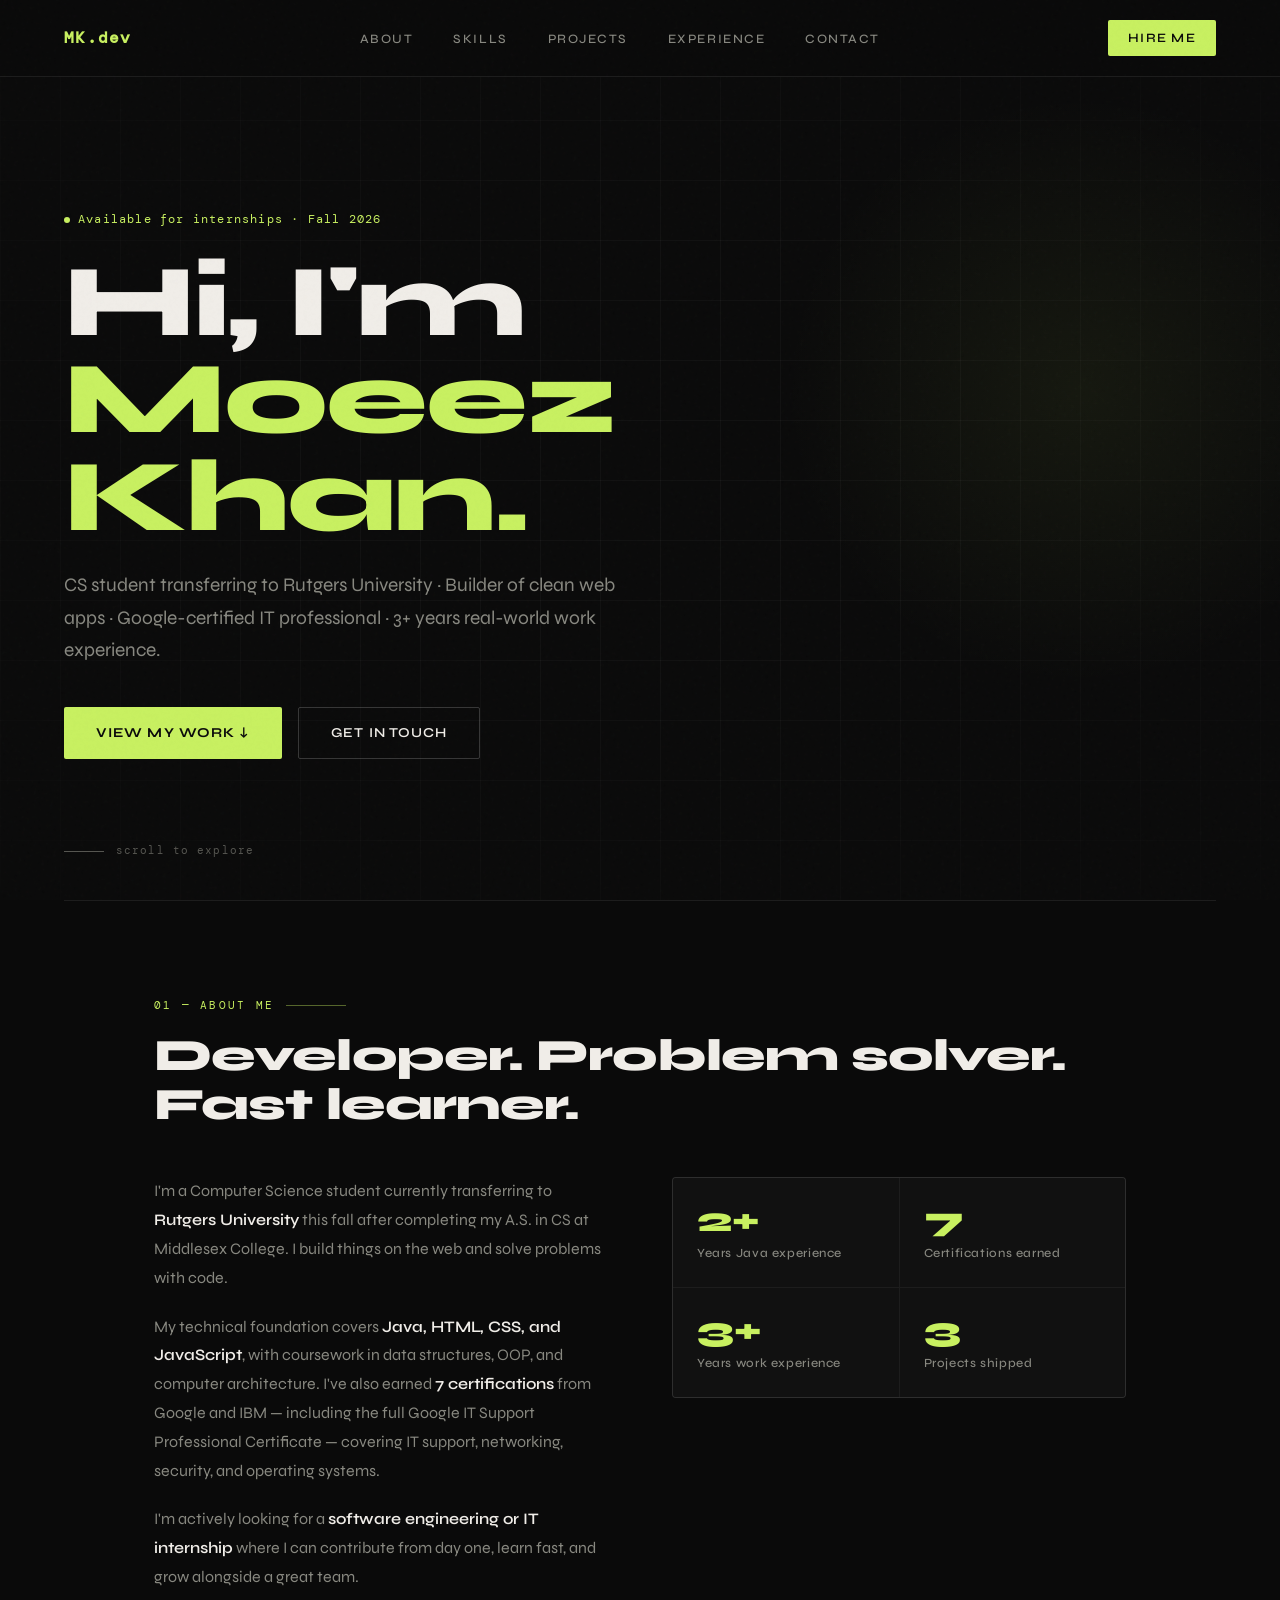
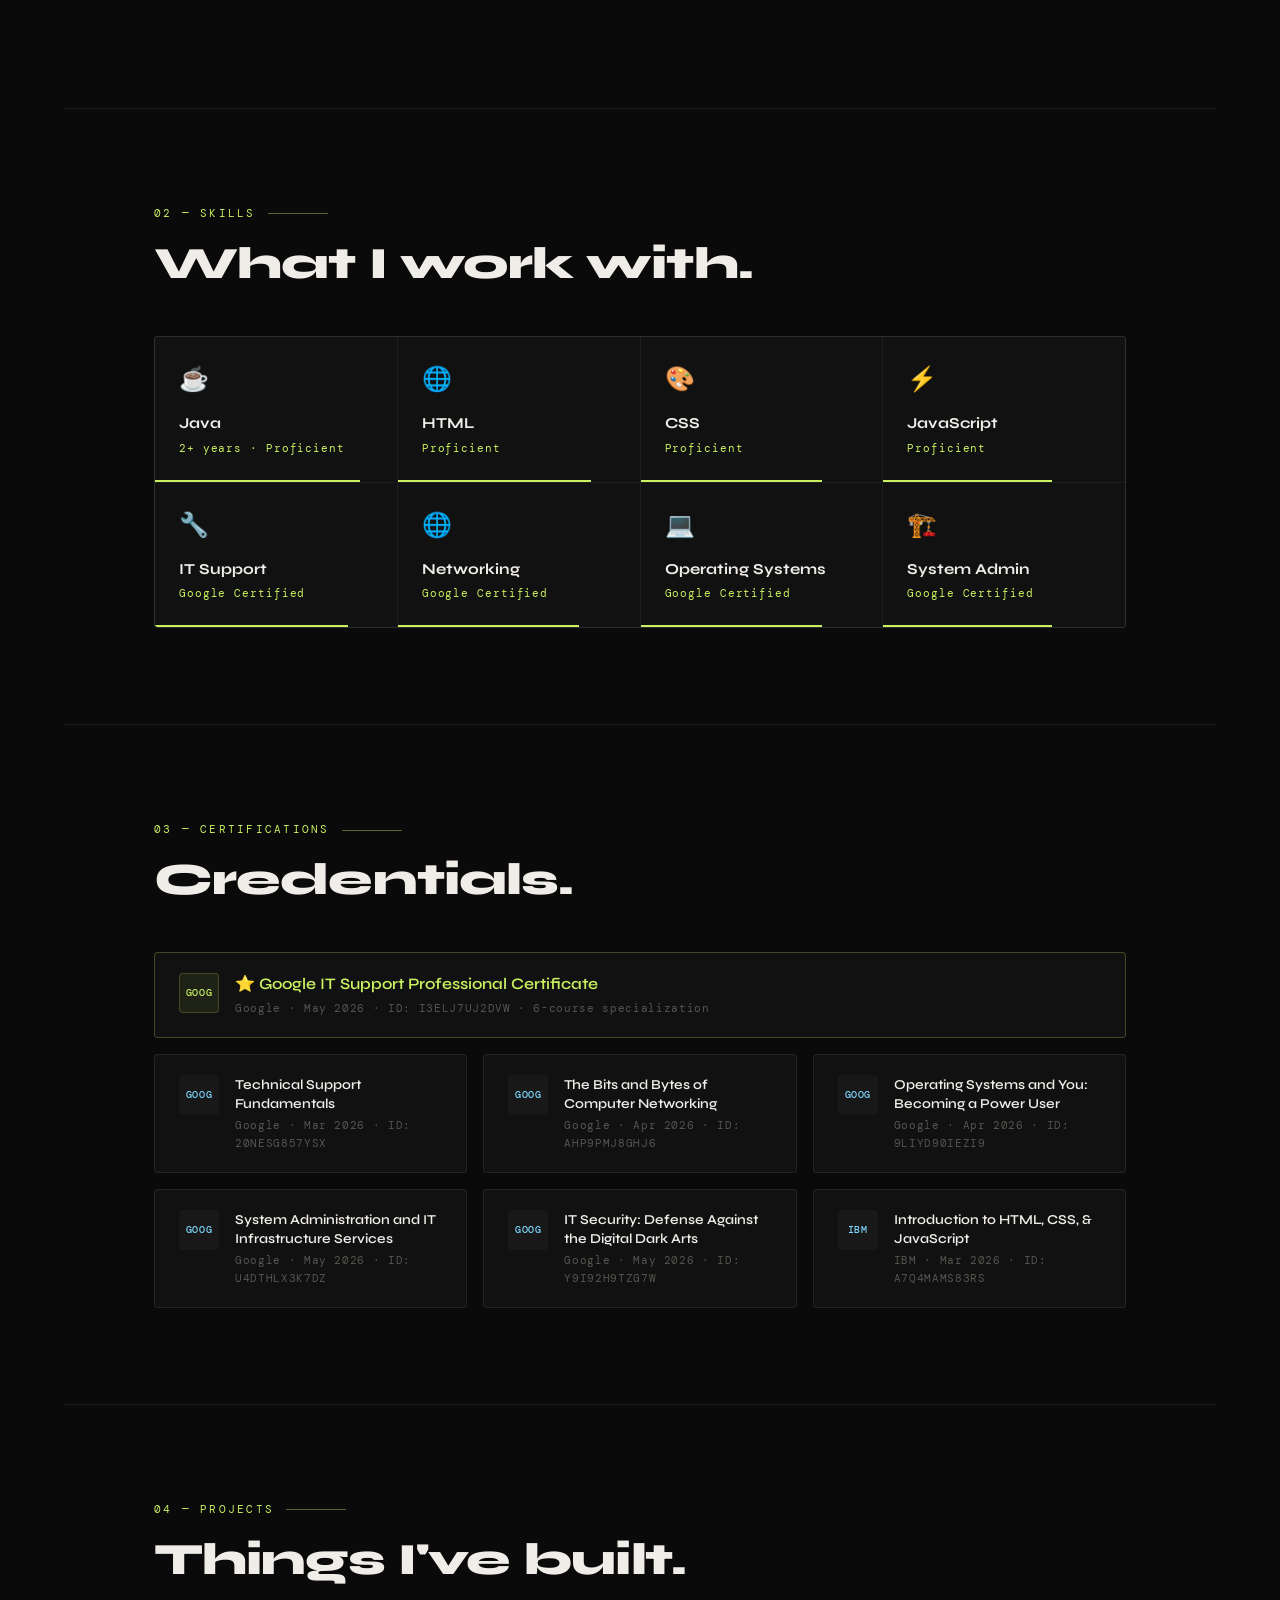
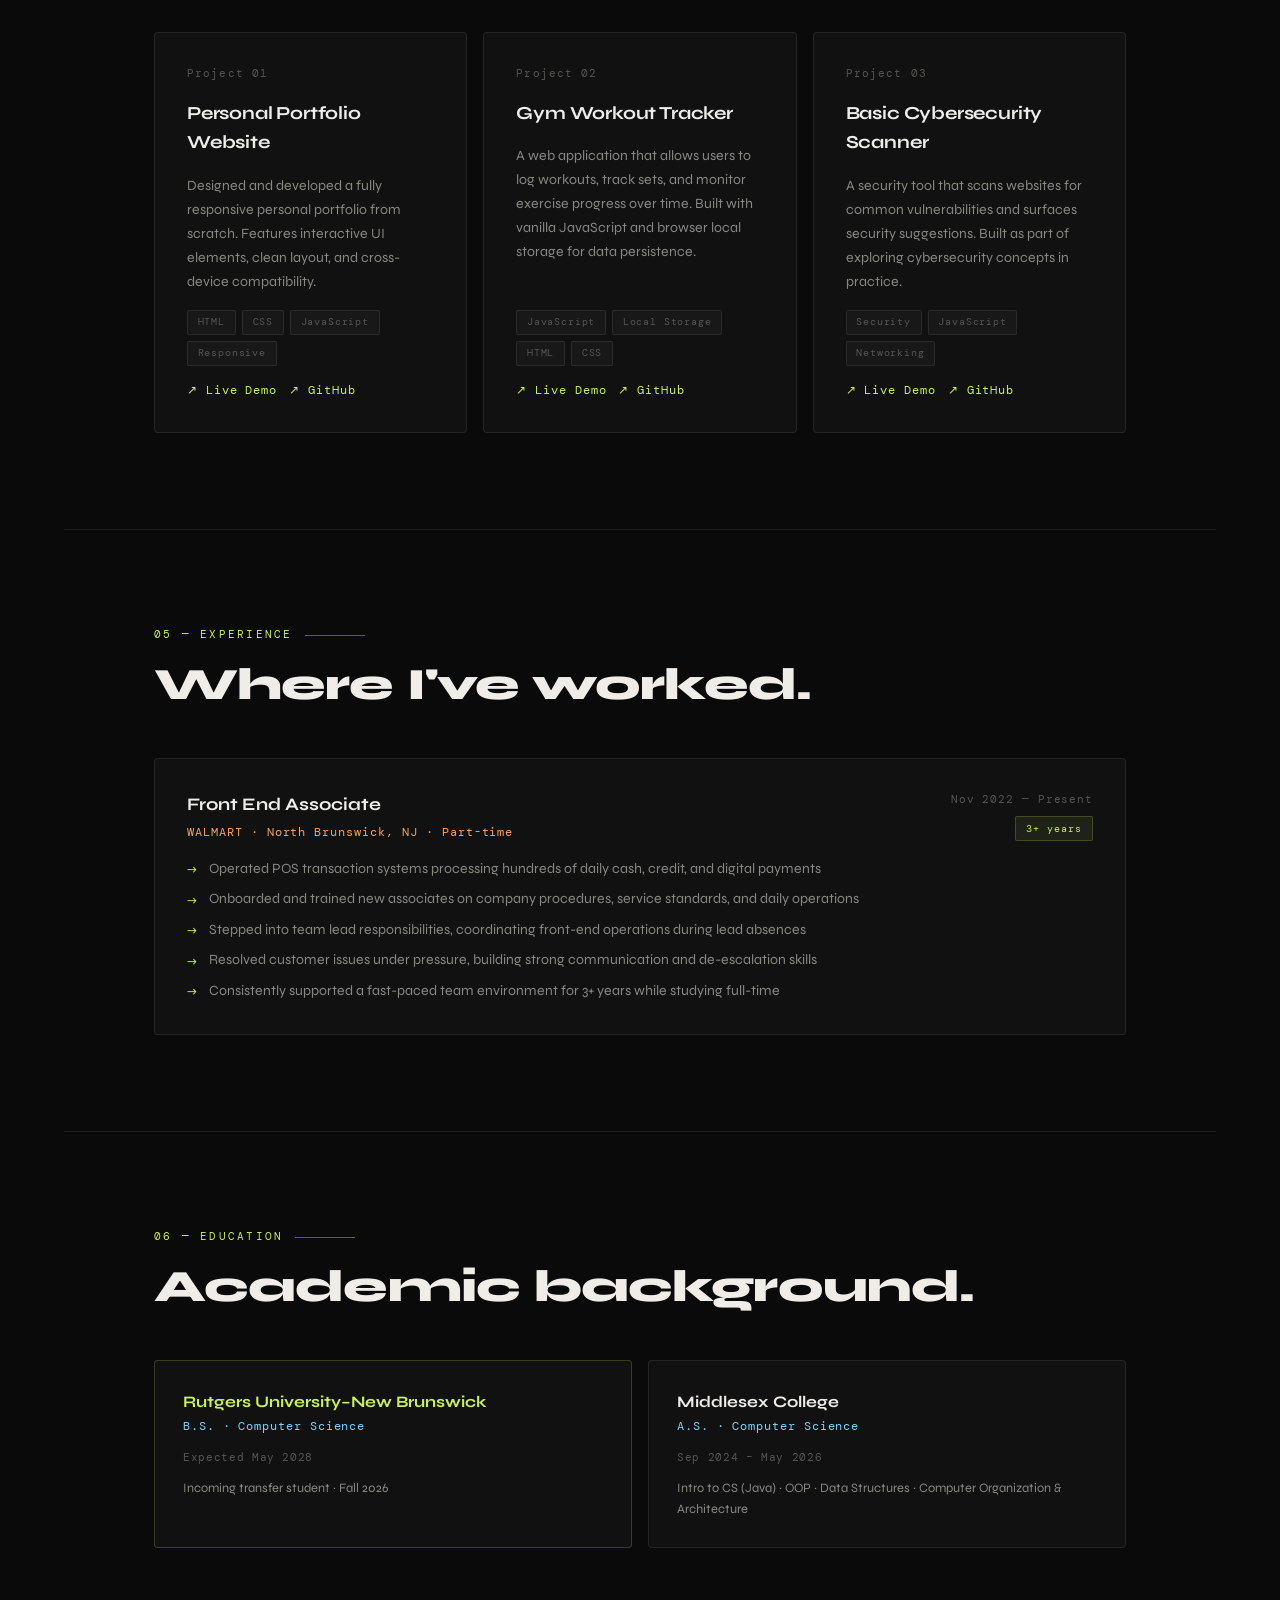
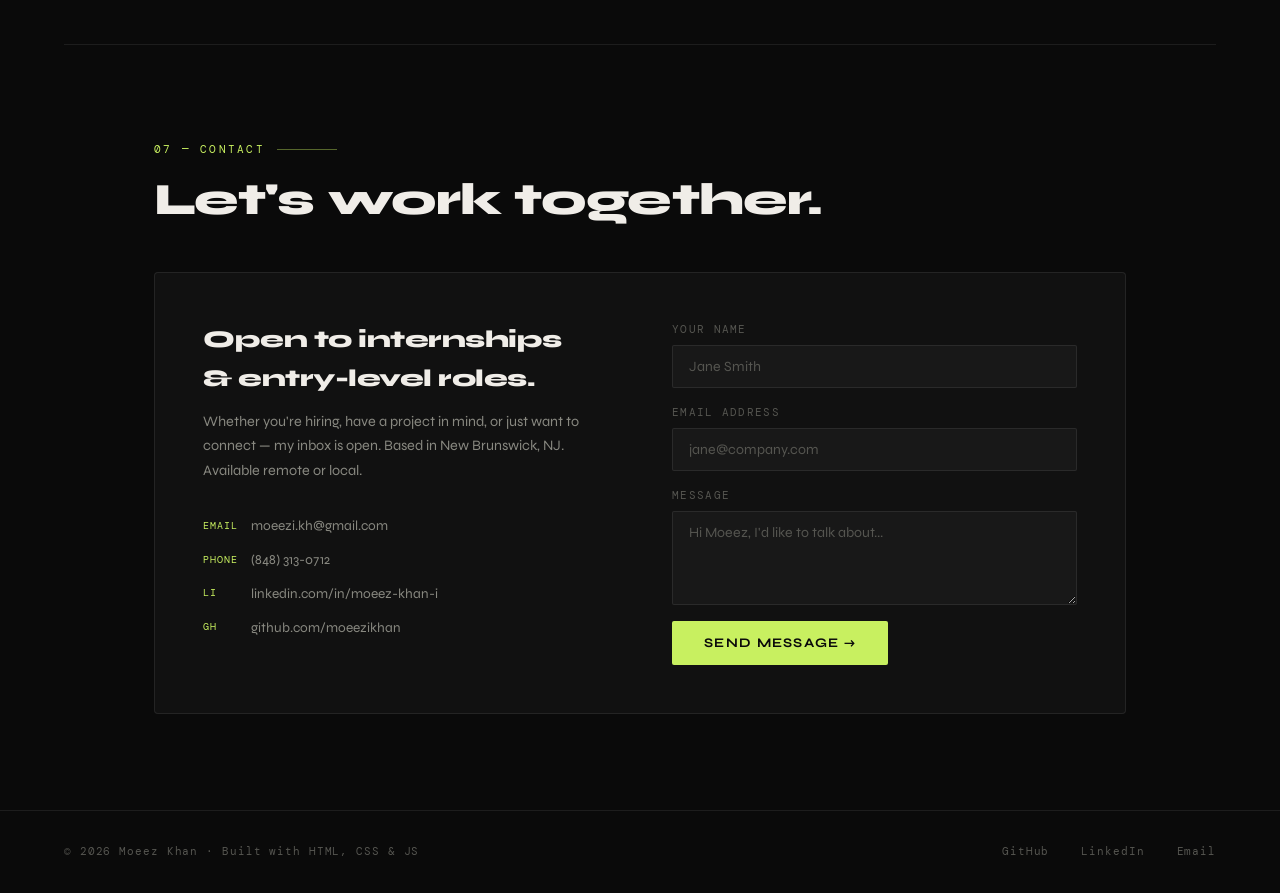
<file: index.html>
<!DOCTYPE html>
<html lang="en">
<head>
<meta charset="UTF-8">
<meta name="viewport" content="width=device-width, initial-scale=1.0">
<title>Moeez Khan — CS Student & Developer</title>
<link rel="preconnect" href="https://fonts.googleapis.com">
<link rel="preconnect" href="https://fonts.gstatic.com" crossorigin>
<link href="https://fonts.googleapis.com/css2?family=Syne:wght@400;500;600;700;800&family=DM+Mono:ital,wght@0,300;0,400;0,500;1,300&display=swap" rel="stylesheet">
<style>
  *, *::before, *::after { box-sizing: border-box; margin: 0; padding: 0; }

  :root {
    --bg: #0a0a0a;
    --bg2: #111111;
    --bg3: #181818;
    --border: rgba(255,255,255,0.08);
    --border-hover: rgba(255,255,255,0.18);
    --text: #f0ede8;
    --text2: #888880;
    --text3: #555550;
    --accent: #c8f060;
    --accent2: #7dd4fc;
    --accent3: #f4a261;
    --font-display: 'Syne', sans-serif;
    --font-mono: 'DM Mono', monospace;
  }

  html { scroll-behavior: smooth; }

  body {
    background: var(--bg);
    color: var(--text);
    font-family: var(--font-display);
    line-height: 1.6;
    overflow-x: hidden;
  }

  /* noise overlay */
  body::before {
    content: '';
    position: fixed;
    inset: 0;
    background-image: url("data:image/svg+xml,%3Csvg viewBox='0 0 256 256' xmlns='http://www.w3.org/2000/svg'%3E%3Cfilter id='noise'%3E%3CfeTurbulence type='fractalNoise' baseFrequency='0.9' numOctaves='4' stitchTiles='stitch'/%3E%3C/filter%3E%3Crect width='100%25' height='100%25' filter='url(%23noise)' opacity='0.04'/%3E%3C/svg%3E");
    pointer-events: none;
    z-index: 1000;
    opacity: 0.5;
  }

  /* NAV */
  nav {
    position: fixed;
    top: 0; left: 0; right: 0;
    z-index: 100;
    display: flex;
    justify-content: space-between;
    align-items: center;
    padding: 1.25rem 4rem;
    background: rgba(10,10,10,0.85);
    backdrop-filter: blur(12px);
    border-bottom: 1px solid var(--border);
  }

  .nav-logo {
    font-size: 1rem;
    font-weight: 700;
    letter-spacing: 0.08em;
    color: var(--accent);
    text-decoration: none;
    font-family: var(--font-mono);
  }

  .nav-links {
    display: flex;
    gap: 2.5rem;
    list-style: none;
  }

  .nav-links a {
    font-size: 0.8rem;
    font-weight: 500;
    letter-spacing: 0.12em;
    text-transform: uppercase;
    color: var(--text2);
    text-decoration: none;
    transition: color 0.2s;
  }

  .nav-links a:hover { color: var(--text); }

  .nav-cta {
    font-size: 0.8rem;
    font-weight: 600;
    letter-spacing: 0.1em;
    text-transform: uppercase;
    color: var(--bg);
    background: var(--accent);
    padding: 0.5rem 1.25rem;
    border-radius: 2px;
    text-decoration: none;
    transition: opacity 0.2s;
  }

  .nav-cta:hover { opacity: 0.85; }

  /* HERO */
  .hero {
    min-height: 100vh;
    display: flex;
    align-items: center;
    padding: 8rem 4rem 4rem;
    position: relative;
    overflow: hidden;
  }

  .hero-grid-bg {
    position: absolute;
    inset: 0;
    background-image:
      linear-gradient(rgba(255,255,255,0.03) 1px, transparent 1px),
      linear-gradient(90deg, rgba(255,255,255,0.03) 1px, transparent 1px);
    background-size: 60px 60px;
    mask-image: radial-gradient(ellipse 80% 80% at 50% 50%, black 30%, transparent 100%);
  }

  .hero-glow {
    position: absolute;
    width: 600px;
    height: 600px;
    background: radial-gradient(circle, rgba(200,240,96,0.06) 0%, transparent 70%);
    top: 10%;
    right: -100px;
    pointer-events: none;
  }

  .hero-content {
    position: relative;
    max-width: 900px;
  }

  .hero-tag {
    display: inline-flex;
    align-items: center;
    gap: 0.5rem;
    font-family: var(--font-mono);
    font-size: 0.75rem;
    color: var(--accent);
    letter-spacing: 0.1em;
    margin-bottom: 1.5rem;
    opacity: 0;
    animation: fadeUp 0.6s 0.1s forwards;
  }

  .hero-tag::before {
    content: '';
    display: inline-block;
    width: 6px; height: 6px;
    background: var(--accent);
    border-radius: 50%;
    animation: pulse 2s infinite;
  }

  @keyframes pulse {
    0%, 100% { opacity: 1; transform: scale(1); }
    50% { opacity: 0.5; transform: scale(0.8); }
  }

  .hero h1 {
    font-size: clamp(3rem, 8vw, 6.5rem);
    font-weight: 800;
    line-height: 0.95;
    letter-spacing: -0.02em;
    margin-bottom: 1.5rem;
    opacity: 0;
    animation: fadeUp 0.6s 0.2s forwards;
  }

  .hero h1 span { color: var(--accent); }

  .hero-sub {
    font-size: clamp(1rem, 2vw, 1.2rem);
    color: var(--text2);
    max-width: 560px;
    line-height: 1.7;
    margin-bottom: 2.5rem;
    font-weight: 400;
    opacity: 0;
    animation: fadeUp 0.6s 0.3s forwards;
  }

  .hero-actions {
    display: flex;
    gap: 1rem;
    flex-wrap: wrap;
    opacity: 0;
    animation: fadeUp 0.6s 0.4s forwards;
  }

  .btn-primary {
    display: inline-flex;
    align-items: center;
    gap: 0.5rem;
    background: var(--accent);
    color: var(--bg);
    font-family: var(--font-display);
    font-size: 0.85rem;
    font-weight: 700;
    letter-spacing: 0.08em;
    text-transform: uppercase;
    padding: 0.9rem 2rem;
    border-radius: 2px;
    text-decoration: none;
    transition: opacity 0.2s, transform 0.2s;
  }

  .btn-primary:hover { opacity: 0.85; transform: translateY(-1px); }

  .btn-secondary {
    display: inline-flex;
    align-items: center;
    gap: 0.5rem;
    background: transparent;
    color: var(--text);
    font-family: var(--font-display);
    font-size: 0.85rem;
    font-weight: 600;
    letter-spacing: 0.08em;
    text-transform: uppercase;
    padding: 0.9rem 2rem;
    border-radius: 2px;
    border: 1px solid var(--border-hover);
    text-decoration: none;
    transition: border-color 0.2s, transform 0.2s;
  }

  .btn-secondary:hover { border-color: var(--text); transform: translateY(-1px); }

  .hero-scroll {
    position: absolute;
    bottom: 2.5rem;
    left: 4rem;
    display: flex;
    align-items: center;
    gap: 0.75rem;
    font-family: var(--font-mono);
    font-size: 0.7rem;
    color: var(--text3);
    letter-spacing: 0.1em;
    opacity: 0;
    animation: fadeUp 0.6s 0.8s forwards;
  }

  .scroll-line {
    width: 40px;
    height: 1px;
    background: var(--text3);
  }

  @keyframes fadeUp {
    from { opacity: 0; transform: translateY(20px); }
    to { opacity: 1; transform: translateY(0); }
  }

  /* SECTIONS */
  section {
    padding: 6rem 4rem;
    max-width: 1100px;
    margin: 0 auto;
  }

  .section-label {
    font-family: var(--font-mono);
    font-size: 0.7rem;
    letter-spacing: 0.2em;
    text-transform: uppercase;
    color: var(--accent);
    margin-bottom: 1rem;
    display: flex;
    align-items: center;
    gap: 0.75rem;
  }

  .section-label::after {
    content: '';
    flex: 1;
    max-width: 60px;
    height: 1px;
    background: var(--accent);
    opacity: 0.4;
  }

  .section-title {
    font-size: clamp(1.8rem, 4vw, 2.8rem);
    font-weight: 800;
    letter-spacing: -0.02em;
    line-height: 1.1;
    margin-bottom: 3rem;
  }

  /* ABOUT */
  .about-grid {
    display: grid;
    grid-template-columns: 1fr 1fr;
    gap: 4rem;
    align-items: start;
  }

  .about-text p {
    color: var(--text2);
    font-size: 1rem;
    line-height: 1.8;
    margin-bottom: 1.25rem;
    font-weight: 400;
  }

  .about-text p strong {
    color: var(--text);
    font-weight: 600;
  }

  .about-stats {
    display: grid;
    grid-template-columns: 1fr 1fr;
    gap: 1px;
    background: var(--border);
    border: 1px solid var(--border);
    border-radius: 4px;
    overflow: hidden;
  }

  .stat-box {
    background: var(--bg2);
    padding: 1.5rem;
    transition: background 0.2s;
  }

  .stat-box:hover { background: var(--bg3); }

  .stat-number {
    font-size: 2.2rem;
    font-weight: 800;
    color: var(--accent);
    line-height: 1;
    margin-bottom: 0.35rem;
  }

  .stat-label {
    font-size: 0.78rem;
    color: var(--text2);
    font-weight: 500;
    letter-spacing: 0.05em;
  }

  /* SKILLS */
  .skills-grid {
    display: grid;
    grid-template-columns: repeat(auto-fit, minmax(200px, 1fr));
    gap: 1px;
    background: var(--border);
    border: 1px solid var(--border);
    border-radius: 4px;
    overflow: hidden;
  }

  .skill-card {
    background: var(--bg2);
    padding: 1.5rem;
    transition: background 0.2s;
    position: relative;
    overflow: hidden;
  }

  .skill-card:hover { background: var(--bg3); }

  .skill-card::after {
    content: '';
    position: absolute;
    bottom: 0; left: 0;
    height: 2px;
    background: var(--accent);
    width: var(--level);
    transition: width 0.6s ease;
  }

  .skill-icon {
    font-size: 1.5rem;
    margin-bottom: 0.75rem;
  }

  .skill-name {
    font-size: 0.95rem;
    font-weight: 700;
    margin-bottom: 0.25rem;
  }

  .skill-level {
    font-family: var(--font-mono);
    font-size: 0.7rem;
    color: var(--accent);
    letter-spacing: 0.08em;
  }

  /* CERTS */
  .certs-grid {
    display: grid;
    grid-template-columns: repeat(auto-fit, minmax(280px, 1fr));
    gap: 1rem;
  }

  .cert-card {
    background: var(--bg2);
    border: 1px solid var(--border);
    border-radius: 4px;
    padding: 1.25rem 1.5rem;
    display: flex;
    align-items: flex-start;
    gap: 1rem;
    transition: border-color 0.2s, transform 0.2s;
    text-decoration: none;
  }

  .cert-card:hover {
    border-color: var(--border-hover);
    transform: translateY(-2px);
  }

  .cert-issuer-badge {
    font-size: 1.4rem;
    flex-shrink: 0;
    width: 40px;
    height: 40px;
    background: var(--bg3);
    border-radius: 4px;
    display: flex;
    align-items: center;
    justify-content: center;
    font-family: var(--font-mono);
    font-size: 0.65rem;
    font-weight: 500;
    color: var(--accent2);
    letter-spacing: 0.05em;
  }

  .cert-info { flex: 1; }

  .cert-name {
    font-size: 0.85rem;
    font-weight: 600;
    color: var(--text);
    line-height: 1.4;
    margin-bottom: 0.25rem;
  }

  .cert-meta {
    font-family: var(--font-mono);
    font-size: 0.68rem;
    color: var(--text3);
    letter-spacing: 0.06em;
  }

  /* PROJECTS */
  .projects-grid {
    display: grid;
    grid-template-columns: repeat(auto-fit, minmax(300px, 1fr));
    gap: 1rem;
  }

  .project-card {
    background: var(--bg2);
    border: 1px solid var(--border);
    border-radius: 4px;
    padding: 2rem;
    transition: border-color 0.2s, transform 0.2s;
    display: flex;
    flex-direction: column;
    gap: 1rem;
  }

  .project-card:hover {
    border-color: var(--border-hover);
    transform: translateY(-3px);
  }

  .project-number {
    font-family: var(--font-mono);
    font-size: 0.7rem;
    color: var(--text3);
    letter-spacing: 0.1em;
  }

  .project-name {
    font-size: 1.15rem;
    font-weight: 700;
    letter-spacing: -0.01em;
  }

  .project-desc {
    font-size: 0.88rem;
    color: var(--text2);
    line-height: 1.7;
    flex: 1;
  }

  .project-tags {
    display: flex;
    flex-wrap: wrap;
    gap: 0.4rem;
  }

  .tag {
    font-family: var(--font-mono);
    font-size: 0.65rem;
    letter-spacing: 0.08em;
    color: var(--text3);
    background: var(--bg3);
    border: 1px solid var(--border);
    padding: 0.2rem 0.6rem;
    border-radius: 2px;
  }

  .project-links {
    display: flex;
    gap: 0.75rem;
  }

  .project-link {
    font-family: var(--font-mono);
    font-size: 0.72rem;
    letter-spacing: 0.08em;
    color: var(--accent);
    text-decoration: none;
    display: flex;
    align-items: center;
    gap: 0.3rem;
    transition: opacity 0.2s;
  }

  .project-link:hover { opacity: 0.7; }

  .project-link.disabled {
    color: var(--text3);
    pointer-events: none;
  }

  /* EXPERIENCE */
  .exp-card {
    background: var(--bg2);
    border: 1px solid var(--border);
    border-radius: 4px;
    padding: 2rem;
    display: grid;
    grid-template-columns: 1fr auto;
    gap: 1.5rem;
    transition: border-color 0.2s;
  }

  .exp-card:hover { border-color: var(--border-hover); }

  .exp-role {
    font-size: 1.1rem;
    font-weight: 700;
    margin-bottom: 0.25rem;
  }

  .exp-company {
    font-family: var(--font-mono);
    font-size: 0.75rem;
    color: var(--accent3);
    letter-spacing: 0.08em;
    margin-bottom: 1rem;
  }

  .exp-bullets {
    list-style: none;
    display: flex;
    flex-direction: column;
    gap: 0.5rem;
  }

  .exp-bullets li {
    font-size: 0.88rem;
    color: var(--text2);
    line-height: 1.6;
    display: flex;
    gap: 0.75rem;
  }

  .exp-bullets li::before {
    content: '→';
    color: var(--accent);
    flex-shrink: 0;
    font-size: 0.75rem;
    margin-top: 0.15rem;
  }

  .exp-date {
    font-family: var(--font-mono);
    font-size: 0.7rem;
    color: var(--text3);
    letter-spacing: 0.08em;
    white-space: nowrap;
    text-align: right;
  }

  .exp-badge {
    display: inline-block;
    margin-top: 0.5rem;
    font-family: var(--font-mono);
    font-size: 0.65rem;
    letter-spacing: 0.1em;
    color: var(--accent);
    background: rgba(200,240,96,0.08);
    border: 1px solid rgba(200,240,96,0.2);
    padding: 0.2rem 0.6rem;
    border-radius: 2px;
  }

  /* EDUCATION */
  .edu-grid {
    display: grid;
    grid-template-columns: 1fr 1fr;
    gap: 1rem;
  }

  .edu-card {
    background: var(--bg2);
    border: 1px solid var(--border);
    border-radius: 4px;
    padding: 1.75rem;
    transition: border-color 0.2s, transform 0.2s;
  }

  .edu-card:hover {
    border-color: var(--border-hover);
    transform: translateY(-2px);
  }

  .edu-school {
    font-size: 1rem;
    font-weight: 700;
    margin-bottom: 0.25rem;
  }

  .edu-degree {
    font-family: var(--font-mono);
    font-size: 0.72rem;
    color: var(--accent2);
    letter-spacing: 0.08em;
    margin-bottom: 0.75rem;
  }

  .edu-dates {
    font-family: var(--font-mono);
    font-size: 0.68rem;
    color: var(--text3);
    letter-spacing: 0.06em;
    margin-bottom: 0.75rem;
  }

  .edu-courses {
    font-size: 0.8rem;
    color: var(--text2);
    line-height: 1.6;
  }

  .edu-upcoming {
    border-color: rgba(200,240,96,0.2);
  }

  .edu-upcoming .edu-school { color: var(--accent); }

  /* CONTACT */
  .contact-wrapper {
    background: var(--bg2);
    border: 1px solid var(--border);
    border-radius: 4px;
    padding: 3rem;
    display: grid;
    grid-template-columns: 1fr 1fr;
    gap: 4rem;
    align-items: start;
  }

  .contact-left h3 {
    font-size: 1.5rem;
    font-weight: 800;
    letter-spacing: -0.02em;
    margin-bottom: 0.75rem;
  }

  .contact-left p {
    font-size: 0.9rem;
    color: var(--text2);
    line-height: 1.7;
    margin-bottom: 2rem;
  }

  .contact-links {
    display: flex;
    flex-direction: column;
    gap: 0.75rem;
  }

  .contact-link {
    display: flex;
    align-items: center;
    gap: 0.75rem;
    font-size: 0.85rem;
    color: var(--text2);
    text-decoration: none;
    transition: color 0.2s;
  }

  .contact-link:hover { color: var(--text); }

  .contact-link-icon {
    font-family: var(--font-mono);
    font-size: 0.65rem;
    color: var(--accent);
    letter-spacing: 0.1em;
    width: 36px;
  }

  .contact-form {
    display: flex;
    flex-direction: column;
    gap: 1rem;
  }

  .form-group {
    display: flex;
    flex-direction: column;
    gap: 0.4rem;
  }

  .form-group label {
    font-family: var(--font-mono);
    font-size: 0.68rem;
    letter-spacing: 0.12em;
    text-transform: uppercase;
    color: var(--text3);
  }

  .form-group input,
  .form-group textarea {
    background: var(--bg3);
    border: 1px solid var(--border);
    border-radius: 2px;
    padding: 0.75rem 1rem;
    color: var(--text);
    font-family: var(--font-display);
    font-size: 0.88rem;
    outline: none;
    transition: border-color 0.2s;
    resize: vertical;
  }

  .form-group input:focus,
  .form-group textarea:focus {
    border-color: var(--accent);
  }

  .form-group input::placeholder,
  .form-group textarea::placeholder {
    color: var(--text3);
  }

  .form-submit {
    background: var(--accent);
    color: var(--bg);
    font-family: var(--font-display);
    font-size: 0.82rem;
    font-weight: 700;
    letter-spacing: 0.1em;
    text-transform: uppercase;
    padding: 0.9rem 2rem;
    border: none;
    border-radius: 2px;
    cursor: pointer;
    transition: opacity 0.2s;
    align-self: flex-start;
  }

  .form-submit:hover { opacity: 0.85; }

  /* FOOTER */
  footer {
    border-top: 1px solid var(--border);
    padding: 2rem 4rem;
    display: flex;
    justify-content: space-between;
    align-items: center;
  }

  .footer-copy {
    font-family: var(--font-mono);
    font-size: 0.7rem;
    color: var(--text3);
    letter-spacing: 0.08em;
  }

  .footer-links {
    display: flex;
    gap: 2rem;
  }

  .footer-links a {
    font-family: var(--font-mono);
    font-size: 0.7rem;
    color: var(--text3);
    text-decoration: none;
    letter-spacing: 0.08em;
    transition: color 0.2s;
  }

  .footer-links a:hover { color: var(--text); }

  /* DIVIDER */
  .divider {
    border: none;
    border-top: 1px solid var(--border);
    margin: 0 4rem;
  }

  /* RESPONSIVE */
  @media (max-width: 768px) {
    nav { padding: 1rem 1.5rem; }
    .nav-links { display: none; }
    .hero { padding: 7rem 1.5rem 4rem; }
    section { padding: 4rem 1.5rem; }
    .about-grid { grid-template-columns: 1fr; gap: 2rem; }
    .edu-grid { grid-template-columns: 1fr; }
    .contact-wrapper { grid-template-columns: 1fr; gap: 2rem; padding: 2rem; }
    .exp-card { grid-template-columns: 1fr; }
    .hero-scroll { left: 1.5rem; }
    .divider { margin: 0 1.5rem; }
    footer { padding: 1.5rem; flex-direction: column; gap: 1rem; text-align: center; }
  }
</style>
</head>
<body>

<!-- NAV -->
<nav>
  <a href="#home" class="nav-logo">MK.dev</a>
  <ul class="nav-links">
    <li><a href="#about">About</a></li>
    <li><a href="#skills">Skills</a></li>
    <li><a href="#projects">Projects</a></li>
    <li><a href="#experience">Experience</a></li>
    <li><a href="#contact">Contact</a></li>
  </ul>
  <a href="mailto:moeezi.kh@gmail.com" class="nav-cta">Hire Me</a>
</nav>

<!-- HERO -->
<div id="home" class="hero">
  <div class="hero-grid-bg"></div>
  <div class="hero-glow"></div>
  <div class="hero-content">
    <div class="hero-tag">Available for internships · Fall 2026</div>
    <h1>Hi, I'm<br><span>Moeez Khan.</span></h1>
    <p class="hero-sub">CS student transferring to Rutgers University · Builder of clean web apps · Google-certified IT professional · 3+ years real-world work experience.</p>
    <div class="hero-actions">
      <a href="#projects" class="btn-primary">View my work ↓</a>
      <a href="#contact" class="btn-secondary">Get in touch</a>
    </div>
  </div>
  <div class="hero-scroll">
    <span class="scroll-line"></span>
    scroll to explore
  </div>
</div>

<hr class="divider">

<!-- ABOUT -->
<section id="about">
  <div class="section-label">01 — About me</div>
  <h2 class="section-title">Developer. Problem solver.<br>Fast learner.</h2>
  <div class="about-grid">
    <div class="about-text">
      <p>I'm a Computer Science student currently transferring to <strong>Rutgers University</strong> this fall after completing my A.S. in CS at Middlesex College. I build things on the web and solve problems with code.</p>
      <p>My technical foundation covers <strong>Java, HTML, CSS, and JavaScript</strong>, with coursework in data structures, OOP, and computer architecture. I've also earned <strong>7 certifications</strong> from Google and IBM — including the full Google IT Support Professional Certificate — covering IT support, networking, security, and operating systems.</p>
      <p>I'm actively looking for a <strong>software engineering or IT internship</strong> where I can contribute from day one, learn fast, and grow alongside a great team.</p>
    </div>
    <div class="about-stats">
      <div class="stat-box">
        <div class="stat-number">2+</div>
        <div class="stat-label">Years Java experience</div>
      </div>
      <div class="stat-box">
        <div class="stat-number">7</div>
        <div class="stat-label">Certifications earned</div>
      </div>
      <div class="stat-box">
        <div class="stat-number">3+</div>
        <div class="stat-label">Years work experience</div>
      </div>
      <div class="stat-box">
        <div class="stat-number">3</div>
        <div class="stat-label">Projects shipped</div>
      </div>
    </div>
  </div>
</section>

<hr class="divider">

<!-- SKILLS -->
<section id="skills">
  <div class="section-label">02 — Skills</div>
  <h2 class="section-title">What I work with.</h2>
  <div class="skills-grid">
    <div class="skill-card" style="--level: 85%">
      <div class="skill-icon">☕</div>
      <div class="skill-name">Java</div>
      <div class="skill-level">2+ years · Proficient</div>
    </div>
    <div class="skill-card" style="--level: 80%">
      <div class="skill-icon">🌐</div>
      <div class="skill-name">HTML</div>
      <div class="skill-level">Proficient</div>
    </div>
    <div class="skill-card" style="--level: 75%">
      <div class="skill-icon">🎨</div>
      <div class="skill-name">CSS</div>
      <div class="skill-level">Proficient</div>
    </div>
    <div class="skill-card" style="--level: 70%">
      <div class="skill-icon">⚡</div>
      <div class="skill-name">JavaScript</div>
      <div class="skill-level">Proficient</div>
    </div>
    <div class="skill-card" style="--level: 80%">
      <div class="skill-icon">🔧</div>
      <div class="skill-name">IT Support</div>
      <div class="skill-level">Google Certified</div>
    </div>
    <div class="skill-card" style="--level: 75%">
      <div class="skill-icon">🌐</div>
      <div class="skill-name">Networking</div>
      <div class="skill-level">Google Certified</div>
    </div>
    <div class="skill-card" style="--level: 75%">
      <div class="skill-icon">💻</div>
      <div class="skill-name">Operating Systems</div>
      <div class="skill-level">Google Certified</div>
    </div>
    <div class="skill-card" style="--level: 70%">
      <div class="skill-icon">🏗️</div>
      <div class="skill-name">System Admin</div>
      <div class="skill-level">Google Certified</div>
    </div>
  </div>
</section>

<hr class="divider">

<!-- CERTIFICATIONS -->
<section id="certifications">
  <div class="section-label">03 — Certifications</div>
  <h2 class="section-title">Credentials.</h2>
  <div class="certs-grid">
    <a href="https://www.coursera.org/account/accomplishments/specialization/I3ELJ7UJ2DVW" target="_blank" class="cert-card" style="border-color: rgba(200,240,96,0.25); grid-column: 1 / -1;">
      <div class="cert-issuer-badge" style="color: var(--accent); background: rgba(200,240,96,0.08); border: 1px solid rgba(200,240,96,0.2);">GOOG</div>
      <div class="cert-info">
        <div class="cert-name" style="font-size: 1rem; color: var(--accent);">⭐ Google IT Support Professional Certificate</div>
        <div class="cert-meta">Google · May 2026 · ID: I3ELJ7UJ2DVW · 6-course specialization</div>
      </div>
    </a>
    <a href="https://www.coursera.org/account/accomplishments/records/20NESG857YSX" target="_blank" class="cert-card">
      <div class="cert-issuer-badge">GOOG</div>
      <div class="cert-info">
        <div class="cert-name">Technical Support Fundamentals</div>
        <div class="cert-meta">Google · Mar 2026 · ID: 20NESG857YSX</div>
      </div>
    </a>
    <a href="https://www.coursera.org/account/accomplishments/records/AHP9PMJ8GHJ6" target="_blank" class="cert-card">
      <div class="cert-issuer-badge">GOOG</div>
      <div class="cert-info">
        <div class="cert-name">The Bits and Bytes of Computer Networking</div>
        <div class="cert-meta">Google · Apr 2026 · ID: AHP9PMJ8GHJ6</div>
      </div>
    </a>
    <a href="https://www.coursera.org/account/accomplishments/records/9LIYD90IEZI9" target="_blank" class="cert-card">
      <div class="cert-issuer-badge">GOOG</div>
      <div class="cert-info">
        <div class="cert-name">Operating Systems and You: Becoming a Power User</div>
        <div class="cert-meta">Google · Apr 2026 · ID: 9LIYD90IEZI9</div>
      </div>
    </a>
    <a href="https://www.coursera.org/account/accomplishments/records/U4DTHLX3K7DZ" target="_blank" class="cert-card">
      <div class="cert-issuer-badge">GOOG</div>
      <div class="cert-info">
        <div class="cert-name">System Administration and IT Infrastructure Services</div>
        <div class="cert-meta">Google · May 2026 · ID: U4DTHLX3K7DZ</div>
      </div>
    </a>
    <a href="https://www.coursera.org/account/accomplishments/records/Y9I92H9TZG7W" target="_blank" class="cert-card">
      <div class="cert-issuer-badge">GOOG</div>
      <div class="cert-info">
        <div class="cert-name">IT Security: Defense Against the Digital Dark Arts</div>
        <div class="cert-meta">Google · May 2026 · ID: Y9I92H9TZG7W</div>
      </div>
    </a>
    <a href="https://www.coursera.org/account/accomplishments/records/A7Q4MAMS83RS" target="_blank" class="cert-card">
      <div class="cert-issuer-badge">IBM</div>
      <div class="cert-info">
        <div class="cert-name">Introduction to HTML, CSS, & JavaScript</div>
        <div class="cert-meta">IBM · Mar 2026 · ID: A7Q4MAMS83RS</div>
      </div>
    </a>
  </div>
</section>

<hr class="divider">

<!-- PROJECTS -->
<section id="projects">
  <div class="section-label">04 — Projects</div>
  <h2 class="section-title">Things I've built.</h2>
  <div class="projects-grid">
    <div class="project-card">
      <div class="project-number">Project 01</div>
      <div class="project-name">Personal Portfolio Website</div>
      <div class="project-desc">Designed and developed a fully responsive personal portfolio from scratch. Features interactive UI elements, clean layout, and cross-device compatibility.</div>
      <div class="project-tags">
        <span class="tag">HTML</span>
        <span class="tag">CSS</span>
        <span class="tag">JavaScript</span>
        <span class="tag">Responsive</span>
      </div>
      <div class="project-links">
        <a href="https://moeezikhan.github.io/personal-portfolio-website/" target="_blank" class="project-link">↗ Live Demo</a>
        <a href="https://github.com/moeezikhan" target="_blank" class="project-link">↗ GitHub</a>
      </div>
    </div>
    <div class="project-card">
      <div class="project-number">Project 02</div>
      <div class="project-name">Gym Workout Tracker</div>
      <div class="project-desc">A web application that allows users to log workouts, track sets, and monitor exercise progress over time. Built with vanilla JavaScript and browser local storage for data persistence.</div>
      <div class="project-tags">
        <span class="tag">JavaScript</span>
        <span class="tag">Local Storage</span>
        <span class="tag">HTML</span>
        <span class="tag">CSS</span>
      </div>
      <div class="project-links">
        <a href="https://moeezikhan.github.io/personal-portfolio-website/gym-tracker.html" target="_blank" class="project-link">↗ Live Demo</a>
        <a href="https://github.com/moeezikhan/personal-portfolio-website/blob/main/gym-tracker.html" target="_blank" class="project-link">↗ GitHub</a>
      </div>
    </div>
    <div class="project-card">
      <div class="project-number">Project 03</div>
      <div class="project-name">Basic Cybersecurity Scanner</div>
      <div class="project-desc">A security tool that scans websites for common vulnerabilities and surfaces security suggestions. Built as part of exploring cybersecurity concepts in practice.</div>
      <div class="project-tags">
        <span class="tag">Security</span>
        <span class="tag">JavaScript</span>
        <span class="tag">Networking</span>
      </div>
      <div class="project-links">
        <a href="https://moeezikhan.github.io/personal-portfolio-website/cybersecurity-scanner.html" target="_blank" class="project-link">↗ Live Demo</a>
        <a href="https://github.com/moeezikhan/personal-portfolio-website/blob/main/cybersecurity-scanner.html" target="_blank" class="project-link">↗ GitHub</a>
      </div>
    </div>
  </div>
</section>

<hr class="divider">

<!-- EXPERIENCE -->
<section id="experience">
  <div class="section-label">05 — Experience</div>
  <h2 class="section-title">Where I've worked.</h2>
  <div class="exp-card">
    <div>
      <div class="exp-role">Front End Associate</div>
      <div class="exp-company">WALMART · North Brunswick, NJ · Part-time</div>
      <ul class="exp-bullets">
        <li>Operated POS transaction systems processing hundreds of daily cash, credit, and digital payments</li>
        <li>Onboarded and trained new associates on company procedures, service standards, and daily operations</li>
        <li>Stepped into team lead responsibilities, coordinating front-end operations during lead absences</li>
        <li>Resolved customer issues under pressure, building strong communication and de-escalation skills</li>
        <li>Consistently supported a fast-paced team environment for 3+ years while studying full-time</li>
      </ul>
    </div>
    <div style="text-align:right;">
      <div class="exp-date">Nov 2022 — Present</div>
      <div class="exp-badge">3+ years</div>
    </div>
  </div>
</section>

<hr class="divider">

<!-- EDUCATION -->
<section id="education">
  <div class="section-label">06 — Education</div>
  <h2 class="section-title">Academic background.</h2>
  <div class="edu-grid">
    <div class="edu-card edu-upcoming">
      <div class="edu-school">Rutgers University–New Brunswick</div>
      <div class="edu-degree">B.S. · Computer Science</div>
      <div class="edu-dates">Expected May 2028</div>
      <div class="edu-courses">Incoming transfer student · Fall 2026</div>
    </div>
    <div class="edu-card">
      <div class="edu-school">Middlesex College</div>
      <div class="edu-degree">A.S. · Computer Science</div>
      <div class="edu-dates">Sep 2024 – May 2026</div>
      <div class="edu-courses">Intro to CS (Java) · OOP · Data Structures · Computer Organization & Architecture</div>
    </div>
  </div>
</section>

<hr class="divider">

<!-- CONTACT -->
<section id="contact">
  <div class="section-label">07 — Contact</div>
  <h2 class="section-title">Let's work together.</h2>
  <div class="contact-wrapper">
    <div class="contact-left">
      <h3>Open to internships<br>& entry-level roles.</h3>
      <p>Whether you're hiring, have a project in mind, or just want to connect — my inbox is open. Based in New Brunswick, NJ. Available remote or local.</p>
      <div class="contact-links">
        <a href="mailto:moeezi.kh@gmail.com" class="contact-link">
          <span class="contact-link-icon">EMAIL</span>
          moeezi.kh@gmail.com
        </a>
        <a href="tel:+18483130712" class="contact-link">
          <span class="contact-link-icon">PHONE</span>
          (848) 313-0712
        </a>
        <a href="https://www.linkedin.com/in/moeez-khan-i/" target="_blank" class="contact-link">
          <span class="contact-link-icon">LI</span>
          linkedin.com/in/moeez-khan-i
        </a>
        <a href="https://github.com/moeezikhan" target="_blank" class="contact-link">
          <span class="contact-link-icon">GH</span>
          github.com/moeezikhan
        </a>
      </div>
    </div>
    <div class="contact-form">
      <div class="form-group">
        <label for="name">Your name</label>
        <input type="text" id="name" placeholder="Jane Smith">
      </div>
      <div class="form-group">
        <label for="email">Email address</label>
        <input type="email" id="email" placeholder="jane@company.com">
      </div>
      <div class="form-group">
        <label for="message">Message</label>
        <textarea id="message" rows="4" placeholder="Hi Moeez, I'd like to talk about..."></textarea>
      </div>
      <button class="form-submit" onclick="handleSubmit()">Send message →</button>
      <div id="form-success" style="display:none; font-family: var(--font-mono); font-size: 0.75rem; color: var(--accent); letter-spacing: 0.08em;">✓ Message sent — I'll be in touch soon!</div>
    </div>
  </div>
</section>

<!-- FOOTER -->
<footer>
  <div class="footer-copy">© 2026 Moeez Khan · Built with HTML, CSS & JS</div>
  <div class="footer-links">
    <a href="https://github.com/moeezikhan" target="_blank">GitHub</a>
    <a href="https://www.linkedin.com/in/moeez-khan-i/" target="_blank">LinkedIn</a>
    <a href="mailto:moeezi.kh@gmail.com">Email</a>
  </div>
</footer>

<script>
  function handleSubmit() {
    const name = document.getElementById('name').value;
    const email = document.getElementById('email').value;
    const message = document.getElementById('message').value;
    if (!name || !email || !message) {
      alert('Please fill in all fields.');
      return;
    }
    const mailto = `mailto:moeezi.kh@gmail.com?subject=Portfolio Contact from ${encodeURIComponent(name)}&body=${encodeURIComponent(message + '\n\nFrom: ' + name + '\nEmail: ' + email)}`;
    window.location.href = mailto;
    document.getElementById('form-success').style.display = 'block';
  }

  // Animate sections on scroll
  const observer = new IntersectionObserver((entries) => {
    entries.forEach(entry => {
      if (entry.isIntersecting) {
        entry.target.style.opacity = '1';
        entry.target.style.transform = 'translateY(0)';
      }
    });
  }, { threshold: 0.1 });

  document.querySelectorAll('section').forEach(section => {
    section.style.opacity = '0';
    section.style.transform = 'translateY(30px)';
    section.style.transition = 'opacity 0.6s ease, transform 0.6s ease';
    observer.observe(section);
  });
</script>

</body>
</html>
</file>
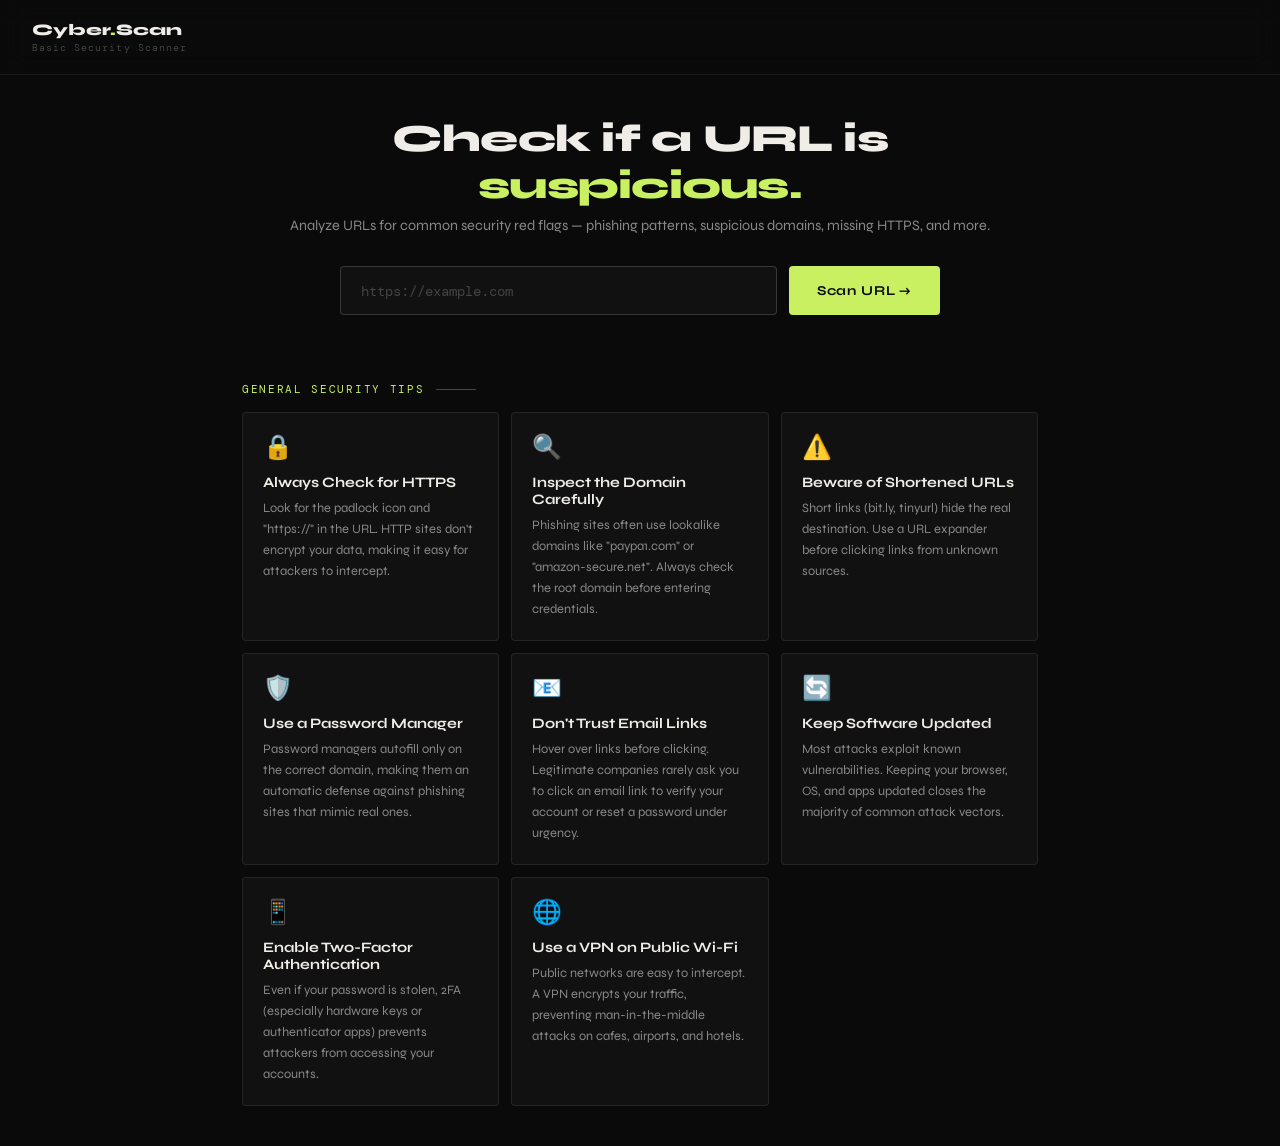
<file: cybersecurity-scanner.html>
<!DOCTYPE html>
<html lang="en">
<head>
<meta charset="UTF-8">
<meta name="viewport" content="width=device-width, initial-scale=1.0">
<title>Basic Cybersecurity Scanner</title>
<link rel="preconnect" href="https://fonts.googleapis.com">
<link href="https://fonts.googleapis.com/css2?family=Syne:wght@400;500;600;700;800&family=DM+Mono:wght@300;400;500&display=swap" rel="stylesheet">
<style>
  *, *::before, *::after { box-sizing: border-box; margin: 0; padding: 0; }
  :root {
    --bg: #0a0a0a; --bg2: #111; --bg3: #181818;
    --border: rgba(255,255,255,0.08); --border-h: rgba(255,255,255,0.16);
    --text: #f0ede8; --text2: #888; --text3: #444;
    --accent: #c8f060; --red: #ff6b6b; --orange: #f4a261;
    --green: #4ade80; --blue: #7dd4fc; --yellow: #fbbf24;
    --font: 'Syne', sans-serif; --mono: 'DM Mono', monospace;
  }
  body { background: var(--bg); color: var(--text); font-family: var(--font); min-height: 100vh; }

  header {
    border-bottom: 1px solid var(--border); padding: 1.25rem 2rem;
    display: flex; align-items: center; justify-content: space-between;
    position: sticky; top: 0; background: rgba(10,10,10,0.9);
    backdrop-filter: blur(12px); z-index: 100;
  }
  .logo { font-size: 1rem; font-weight: 800; }
  .logo span { color: var(--accent); }
  .logo-sub { font-family: var(--mono); font-size: 0.65rem; color: var(--text3); letter-spacing: 0.1em; margin-top: 0.15rem; }

  .app { max-width: 860px; margin: 0 auto; padding: 2.5rem 2rem; }

  /* HERO INPUT */
  .scanner-hero {
    text-align: center; margin-bottom: 2.5rem;
  }
  .scanner-hero h1 { font-size: clamp(1.6rem, 4vw, 2.4rem); font-weight: 800; letter-spacing: -0.02em; margin-bottom: 0.5rem; }
  .scanner-hero h1 span { color: var(--accent); }
  .scanner-hero p { font-size: 0.9rem; color: var(--text2); margin-bottom: 2rem; }

  .input-row {
    display: flex; gap: 0.75rem; max-width: 600px; margin: 0 auto;
  }
  .url-input {
    flex: 1; background: var(--bg2); border: 1px solid var(--border-h);
    border-radius: 4px; padding: 0.9rem 1.25rem;
    color: var(--text); font-family: var(--mono); font-size: 0.875rem;
    outline: none; transition: border-color 0.2s;
  }
  .url-input:focus { border-color: var(--accent); }
  .url-input::placeholder { color: var(--text3); }
  .btn-scan {
    background: var(--accent); color: var(--bg);
    border: none; border-radius: 4px; padding: 0.9rem 1.75rem;
    font-family: var(--font); font-size: 0.85rem; font-weight: 700;
    letter-spacing: 0.06em; cursor: pointer; transition: opacity 0.2s; white-space: nowrap;
  }
  .btn-scan:hover { opacity: 0.85; }
  .btn-scan:disabled { opacity: 0.5; cursor: not-allowed; }

  /* SCANNING ANIMATION */
  .scanning-bar {
    display: none; max-width: 600px; margin: 1rem auto 0;
    background: var(--bg2); border: 1px solid var(--border); border-radius: 4px;
    overflow: hidden; height: 4px;
  }
  .scanning-bar.active { display: block; }
  .scanning-bar-inner {
    height: 100%; background: var(--accent); width: 0%;
    transition: width 0.1s; border-radius: 4px;
  }
  .scan-status { font-family: var(--mono); font-size: 0.7rem; color: var(--accent); text-align: center; margin-top: 0.5rem; letter-spacing: 0.08em; min-height: 1.2rem; }

  /* RESULTS */
  .results { display: none; }
  .results.visible { display: block; }

  /* SCORE */
  .score-card {
    background: var(--bg2); border: 1px solid var(--border);
    border-radius: 4px; padding: 2rem; margin-bottom: 1.5rem;
    display: grid; grid-template-columns: auto 1fr; gap: 2rem; align-items: center;
  }
  .score-ring { position: relative; width: 100px; height: 100px; flex-shrink: 0; }
  .score-ring svg { transform: rotate(-90deg); }
  .score-ring circle { fill: none; stroke-width: 8; stroke-linecap: round; }
  .score-ring .track { stroke: var(--bg3); }
  .score-ring .fill { stroke: var(--accent); stroke-dasharray: 283; stroke-dashoffset: 283; transition: stroke-dashoffset 1s ease, stroke 0.5s; }
  .score-number {
    position: absolute; top: 50%; left: 50%; transform: translate(-50%, -50%);
    font-size: 1.5rem; font-weight: 800; color: var(--text);
  }
  .score-right h2 { font-size: 1.2rem; font-weight: 800; margin-bottom: 0.35rem; }
  .score-right p { font-size: 0.88rem; color: var(--text2); line-height: 1.6; }
  .score-grade {
    display: inline-block; margin-top: 0.75rem;
    font-family: var(--mono); font-size: 0.72rem; letter-spacing: 0.1em;
    padding: 0.2rem 0.75rem; border-radius: 2px;
  }
  .grade-safe { background: rgba(74,222,128,0.1); color: var(--green); border: 1px solid rgba(74,222,128,0.2); }
  .grade-warning { background: rgba(251,191,36,0.1); color: var(--yellow); border: 1px solid rgba(251,191,36,0.2); }
  .grade-danger { background: rgba(255,107,107,0.1); color: var(--red); border: 1px solid rgba(255,107,107,0.2); }
  .grade-suspicious { background: rgba(244,162,97,0.1); color: var(--orange); border: 1px solid rgba(244,162,97,0.2); }

  /* CHECKS */
  .checks-grid { display: grid; grid-template-columns: 1fr 1fr; gap: 0.75rem; margin-bottom: 1.5rem; }
  .check-item {
    background: var(--bg2); border: 1px solid var(--border);
    border-radius: 4px; padding: 1rem 1.25rem;
    display: flex; align-items: flex-start; gap: 0.875rem;
  }
  .check-icon { font-size: 1rem; flex-shrink: 0; margin-top: 0.1rem; }
  .check-name { font-size: 0.88rem; font-weight: 600; margin-bottom: 0.2rem; }
  .check-detail { font-size: 0.78rem; color: var(--text2); line-height: 1.5; }
  .check-status {
    font-family: var(--mono); font-size: 0.62rem; letter-spacing: 0.08em;
    padding: 0.15rem 0.5rem; border-radius: 2px; margin-top: 0.35rem; display: inline-block;
  }
  .status-pass { background: rgba(74,222,128,0.1); color: var(--green); border: 1px solid rgba(74,222,128,0.2); }
  .status-fail { background: rgba(255,107,107,0.1); color: var(--red); border: 1px solid rgba(255,107,107,0.2); }
  .status-warn { background: rgba(251,191,36,0.1); color: var(--yellow); border: 1px solid rgba(251,191,36,0.2); }
  .status-info { background: rgba(125,212,252,0.1); color: var(--blue); border: 1px solid rgba(125,212,252,0.2); }

  /* SECURITY TIPS */
  .section-label {
    font-family: var(--mono); font-size: 0.7rem; letter-spacing: 0.15em;
    text-transform: uppercase; color: var(--accent); margin-bottom: 1rem;
    display: flex; align-items: center; gap: 0.75rem;
  }
  .section-label::after { content: ''; flex: 1; max-width: 40px; height: 1px; background: var(--accent); opacity: 0.3; }

  .tips-grid { display: grid; grid-template-columns: repeat(auto-fit, minmax(240px, 1fr)); gap: 0.75rem; }
  .tip-card {
    background: var(--bg2); border: 1px solid var(--border);
    border-radius: 4px; padding: 1.25rem;
    transition: border-color 0.2s, transform 0.2s;
  }
  .tip-card:hover { border-color: var(--border-h); transform: translateY(-2px); }
  .tip-icon { font-size: 1.5rem; margin-bottom: 0.75rem; }
  .tip-title { font-size: 0.9rem; font-weight: 700; margin-bottom: 0.4rem; }
  .tip-body { font-size: 0.8rem; color: var(--text2); line-height: 1.65; }

  /* DISCLAIMER */
  .disclaimer {
    background: var(--bg2); border: 1px solid var(--border); border-radius: 4px;
    padding: 1rem 1.25rem; margin-top: 1.5rem;
    font-family: var(--mono); font-size: 0.68rem; color: var(--text3);
    line-height: 1.6; letter-spacing: 0.04em;
  }

  @media (max-width: 600px) {
    .checks-grid { grid-template-columns: 1fr; }
    .input-row { flex-direction: column; }
    .score-card { grid-template-columns: 1fr; text-align: center; }
    .score-ring { margin: 0 auto; }
  }
</style>
</head>
<body>

<header>
  <div>
    <div class="logo">Cyber<span>.</span>Scan</div>
    <div class="logo-sub">Basic Security Scanner</div>
  </div>
</header>

<div class="app">

  <div class="scanner-hero">
    <h1>Check if a URL is <span>suspicious.</span></h1>
    <p>Analyze URLs for common security red flags — phishing patterns, suspicious domains, missing HTTPS, and more.</p>
    <div class="input-row">
      <input type="text" class="url-input" id="url-input" placeholder="https://example.com" onkeydown="if(event.key==='Enter') startScan()">
      <button class="btn-scan" id="scan-btn" onclick="startScan()">Scan URL →</button>
    </div>
    <div class="scanning-bar" id="scan-bar"><div class="scanning-bar-inner" id="scan-progress"></div></div>
    <div class="scan-status" id="scan-status"></div>
  </div>

  <!-- RESULTS -->
  <div class="results" id="results">
    <div class="score-card" id="score-card">
      <div class="score-ring">
        <svg viewBox="0 0 100 100" width="100" height="100">
          <circle class="track" cx="50" cy="50" r="45"/>
          <circle class="fill" id="score-circle" cx="50" cy="50" r="45"/>
        </svg>
        <div class="score-number" id="score-num">0</div>
      </div>
      <div class="score-right">
        <h2 id="score-title">Analyzing...</h2>
        <p id="score-desc"></p>
        <span class="score-grade" id="score-grade"></span>
      </div>
    </div>

    <div class="checks-grid" id="checks-grid"></div>

    <div class="section-label">Security tips</div>
    <div class="tips-grid" id="tips-grid"></div>

    <div class="disclaimer">
      ⚠ Disclaimer: This tool performs client-side heuristic analysis only. It cannot access real-time threat databases,
      SSL certificates, or server configurations. Results are educational and should not be the sole basis for security decisions.
      For production security, use tools like VirusTotal, Google Safe Browsing, or SSL Labs.
    </div>
  </div>

  <!-- DEFAULT TIPS (shown before scanning) -->
  <div id="default-tips">
    <div class="section-label">General security tips</div>
    <div class="tips-grid">
      <div class="tip-card">
        <div class="tip-icon">🔒</div>
        <div class="tip-title">Always Check for HTTPS</div>
        <div class="tip-body">Look for the padlock icon and "https://" in the URL. HTTP sites don't encrypt your data, making it easy for attackers to intercept.</div>
      </div>
      <div class="tip-card">
        <div class="tip-icon">🔍</div>
        <div class="tip-title">Inspect the Domain Carefully</div>
        <div class="tip-body">Phishing sites often use lookalike domains like "paypa1.com" or "amazon-secure.net". Always check the root domain before entering credentials.</div>
      </div>
      <div class="tip-card">
        <div class="tip-icon">⚠️</div>
        <div class="tip-title">Beware of Shortened URLs</div>
        <div class="tip-body">Short links (bit.ly, tinyurl) hide the real destination. Use a URL expander before clicking links from unknown sources.</div>
      </div>
      <div class="tip-card">
        <div class="tip-icon">🛡️</div>
        <div class="tip-title">Use a Password Manager</div>
        <div class="tip-body">Password managers autofill only on the correct domain, making them an automatic defense against phishing sites that mimic real ones.</div>
      </div>
      <div class="tip-card">
        <div class="tip-icon">📧</div>
        <div class="tip-title">Don't Trust Email Links</div>
        <div class="tip-body">Hover over links before clicking. Legitimate companies rarely ask you to click an email link to verify your account or reset a password under urgency.</div>
      </div>
      <div class="tip-card">
        <div class="tip-icon">🔄</div>
        <div class="tip-title">Keep Software Updated</div>
        <div class="tip-body">Most attacks exploit known vulnerabilities. Keeping your browser, OS, and apps updated closes the majority of common attack vectors.</div>
      </div>
      <div class="tip-card">
        <div class="tip-icon">📱</div>
        <div class="tip-title">Enable Two-Factor Authentication</div>
        <div class="tip-body">Even if your password is stolen, 2FA (especially hardware keys or authenticator apps) prevents attackers from accessing your accounts.</div>
      </div>
      <div class="tip-card">
        <div class="tip-icon">🌐</div>
        <div class="tip-title">Use a VPN on Public Wi-Fi</div>
        <div class="tip-body">Public networks are easy to intercept. A VPN encrypts your traffic, preventing man-in-the-middle attacks on cafes, airports, and hotels.</div>
      </div>
    </div>
  </div>

</div>

<script>
  const SUSPICIOUS_KEYWORDS = ['login','signin','account','secure','verify','update','bank','paypal','amazon','ebay','netflix','apple','microsoft','google','facebook','instagram','support','password','confirm','billing','invoice','alert','suspended','unauthorized','limited'];
  const SAFE_TLDS = ['.com','.org','.net','.edu','.gov','.io','.co','.us','.uk','.ca','.au','.dev'];
  const SUSPICIOUS_TLDS = ['.xyz','.top','.click','.link','.gq','.ml','.cf','.tk','.pw','.cc','.biz'];
  const URL_SHORTENERS = ['bit.ly','tinyurl.com','t.co','goo.gl','ow.ly','buff.ly','short.io','is.gd','v.gd','rb.gy'];
  const IP_REGEX = /^https?:\/\/(\d{1,3}\.){3}\d{1,3}/;
  const HOMOGRAPH = /[а-яёА-ЯЁ\u0400-\u04FF\u0600-\u06FF]/;

  function analyzeURL(raw) {
    let url = raw.trim();
    if (!url.startsWith('http')) url = 'https://' + url;
    let parsed;
    try { parsed = new URL(url); }
    catch(e) { return null; }

    const hostname = parsed.hostname.toLowerCase();
    const fullURL = url.toLowerCase();
    const checks = [];
    let score = 100;

    // 1. HTTPS
    const hasHttps = parsed.protocol === 'https:';
    checks.push({
      name: 'HTTPS Protocol',
      icon: hasHttps ? '🔒' : '🔓',
      status: hasHttps ? 'pass' : 'fail',
      detail: hasHttps ? 'Connection is encrypted with HTTPS.' : 'Site uses HTTP — data is transmitted in plaintext. Avoid entering any personal info.',
      points: hasHttps ? 0 : -25
    });
    score += checks.at(-1).points;

    // 2. IP address
    const isIP = IP_REGEX.test(url);
    checks.push({
      name: 'Domain vs IP Address',
      icon: isIP ? '🚨' : '✅',
      status: isIP ? 'fail' : 'pass',
      detail: isIP ? 'URL uses a raw IP address instead of a domain name — strong indicator of phishing.' : 'Uses a proper domain name, not a raw IP.',
      points: isIP ? -30 : 0
    });
    score += checks.at(-1).points;

    // 3. URL shortener
    const isShort = URL_SHORTENERS.some(s => hostname === s || hostname.endsWith('.' + s));
    checks.push({
      name: 'URL Shortener',
      icon: isShort ? '⚠️' : '✅',
      status: isShort ? 'warn' : 'pass',
      detail: isShort ? 'Shortened URL hides the real destination. Expand it before visiting.' : 'Not a known URL shortener service.',
      points: isShort ? -15 : 0
    });
    score += checks.at(-1).points;

    // 4. Suspicious TLD
    const suspiciousTLD = SUSPICIOUS_TLDS.some(t => hostname.endsWith(t));
    const tldStr = hostname.split('.').pop();
    checks.push({
      name: 'Top-Level Domain',
      icon: suspiciousTLD ? '⚠️' : '✅',
      status: suspiciousTLD ? 'warn' : 'pass',
      detail: suspiciousTLD ? `.${tldStr} is a TLD frequently abused by phishing and spam campaigns.` : `The .${tldStr} TLD is commonly used and generally trustworthy.`,
      points: suspiciousTLD ? -15 : 0
    });
    score += checks.at(-1).points;

    // 5. Phishing keywords in domain
    const foundKeywords = SUSPICIOUS_KEYWORDS.filter(kw => hostname.includes(kw));
    const hasKeywords = foundKeywords.length > 0;
    checks.push({
      name: 'Phishing Keywords',
      icon: hasKeywords ? '🚨' : '✅',
      status: hasKeywords ? 'warn' : 'pass',
      detail: hasKeywords ? `Suspicious keywords in domain: "${foundKeywords.slice(0,3).join('", "')}" — common in phishing URLs mimicking real brands.` : 'No common phishing keywords found in the domain.',
      points: hasKeywords ? -20 : 0
    });
    score += checks.at(-1).points;

    // 6. Domain length
    const domainLength = hostname.replace('www.','').length;
    const longDomain = domainLength > 30;
    checks.push({
      name: 'Domain Length',
      icon: longDomain ? '⚠️' : '✅',
      status: longDomain ? 'warn' : 'pass',
      detail: longDomain ? `Domain is ${domainLength} characters — unusually long domains are often used to hide malicious intent.` : `Domain length (${domainLength} chars) looks normal.`,
      points: longDomain ? -10 : 0
    });
    score += checks.at(-1).points;

    // 7. Homograph / non-ASCII
    const hasHomograph = HOMOGRAPH.test(hostname);
    checks.push({
      name: 'Homograph Attack',
      icon: hasHomograph ? '🚨' : '✅',
      status: hasHomograph ? 'fail' : 'pass',
      detail: hasHomograph ? 'Non-ASCII characters detected in domain — this is a homograph attack where letters look identical but are different characters.' : 'Domain uses standard ASCII characters.',
      points: hasHomograph ? -30 : 0
    });
    score += checks.at(-1).points;

    // 8. Excessive subdomains
    const subdomains = hostname.split('.').length - 2;
    const excessiveSubs = subdomains > 2;
    checks.push({
      name: 'Subdomain Depth',
      icon: excessiveSubs ? '⚠️' : '✅',
      status: excessiveSubs ? 'warn' : 'info',
      detail: excessiveSubs ? `${subdomains} subdomains detected — phishing sites often use deep subdomains like "paypal.secure.evil.com" to look legitimate.` : `Subdomain depth looks normal (${Math.max(0,subdomains)} levels).`,
      points: excessiveSubs ? -10 : 0
    });
    score += checks.at(-1).points;

    score = Math.max(0, Math.min(100, score));
    return { score, checks, hostname, url: parsed.href };
  }

  const steps = ['Parsing URL structure...', 'Checking protocol...', 'Analyzing domain...', 'Scanning for phishing patterns...', 'Checking TLD reputation...', 'Running heuristic analysis...', 'Generating report...'];

  function startScan() {
    const raw = document.getElementById('url-input').value.trim();
    if (!raw) { alert('Please enter a URL.'); return; }
    const result = analyzeURL(raw);
    if (!result) { alert('Invalid URL. Please include the domain (e.g. example.com)'); return; }

    document.getElementById('scan-btn').disabled = true;
    document.getElementById('results').classList.remove('visible');
    document.getElementById('default-tips').style.display = 'none';
    const bar = document.getElementById('scan-bar');
    const prog = document.getElementById('scan-progress');
    const status = document.getElementById('scan-status');
    bar.classList.add('active');

    let step = 0;
    const interval = setInterval(() => {
      if (step >= steps.length) {
        clearInterval(interval);
        bar.classList.remove('active');
        prog.style.width = '0%';
        status.textContent = '';
        document.getElementById('scan-btn').disabled = false;
        showResults(result);
        return;
      }
      status.textContent = steps[step];
      prog.style.width = ((step + 1) / steps.length * 100) + '%';
      step++;
    }, 280);
  }

  function showResults(result) {
    const { score, checks, hostname } = result;
    document.getElementById('results').classList.add('visible');

    // Score ring
    const circumference = 283;
    const offset = circumference - (score / 100) * circumference;
    const circle = document.getElementById('score-circle');
    circle.style.strokeDashoffset = offset;
    circle.style.stroke = score >= 70 ? '#4ade80' : score >= 45 ? '#fbbf24' : '#ff6b6b';
    document.getElementById('score-num').textContent = score;

    let grade, gradeClass, title, desc;
    if (score >= 80) {
      grade = '✓ LIKELY SAFE'; gradeClass = 'grade-safe'; title = 'Looks Safe';
      desc = `"${hostname}" passed most checks. No major red flags detected. Always stay vigilant.`;
    } else if (score >= 60) {
      grade = '⚠ USE CAUTION'; gradeClass = 'grade-warning'; title = 'Proceed with Caution';
      desc = `"${hostname}" has some suspicious characteristics. Review the checks below before entering any personal information.`;
    } else if (score >= 35) {
      grade = '⚠ SUSPICIOUS'; gradeClass = 'grade-suspicious'; title = 'Suspicious URL';
      desc = `"${hostname}" shows multiple warning signs. This URL may be a phishing attempt or deceptive site.`;
    } else {
      grade = '✕ HIGH RISK'; gradeClass = 'grade-danger'; title = 'High Risk — Do Not Proceed';
      desc = `"${hostname}" has critical red flags. This is very likely a malicious or phishing URL. Do not enter any credentials.`;
    }

    document.getElementById('score-title').textContent = title;
    document.getElementById('score-desc').textContent = desc;
    const gradeEl = document.getElementById('score-grade');
    gradeEl.textContent = grade;
    gradeEl.className = 'score-grade ' + gradeClass;

    // Checks
    document.getElementById('checks-grid').innerHTML = checks.map(c => `
      <div class="check-item">
        <div class="check-icon">${c.icon}</div>
        <div>
          <div class="check-name">${c.name}</div>
          <div class="check-detail">${c.detail}</div>
          <span class="check-status status-${c.status}">${c.status.toUpperCase()}</span>
        </div>
      </div>`).join('');

    // Contextual tips based on failures
    const failedChecks = checks.filter(c => c.status === 'fail' || c.status === 'warn');
    const tips = [];
    if (failedChecks.find(c => c.name === 'HTTPS Protocol')) tips.push({icon:'🔒', title:'Why HTTPS Matters', body:'HTTPS encrypts data between your browser and the server. Without it, anyone on your network can read your passwords, form submissions, and session cookies.'});
    if (failedChecks.find(c => c.name === 'Phishing Keywords')) tips.push({icon:'🎣', title:'How Phishing Domains Work', body:'Attackers register domains like "amazon-verify.com" to trick users. The brand name appears in the URL, but the actual domain is different. Always look at the root domain.'});
    if (failedChecks.find(c => c.name === 'URL Shortener')) tips.push({icon:'🔍', title:'Expanding Short URLs', body:'Use services like CheckShortURL.com or unshorten.it to reveal the real destination of a shortened link before clicking it.'});
    if (failedChecks.find(c => c.name === 'Domain vs IP Address')) tips.push({icon:'🌐', title:'IP-Based URLs Are Dangerous', body:'Legitimate websites use domain names, not IP addresses. An IP-based URL (e.g. http://192.168.1.1/login) almost always signals a malicious site or internal network attack.'});
    if (failedChecks.find(c => c.name === 'Homograph Attack')) tips.push({icon:'🔤', title:'Homograph Attacks Explained', body:'Attackers replace Latin letters with visually identical Unicode characters (e.g. Cyrillic "а" vs Latin "a"). The URL looks identical but points to a different server.'});

    // Always add general tips
    tips.push({icon:'🛡️', title:'Use Multi-Factor Authentication', body:'Enable MFA on all important accounts. Even if a phishing site captures your password, MFA prevents attackers from accessing your account without the second factor.'});
    tips.push({icon:'🔑', title:'Password Managers as Defense', body:'Password managers only autofill on the exact domain they saved. If you land on a fake site, your manager won\'t fill in credentials — a built-in phishing defense.'});
    tips.push({icon:'📊', title:'Verify with VirusTotal', body:'For suspicious URLs, check virustotal.com — it scans using 90+ antivirus engines and threat intelligence databases for comprehensive URL reputation analysis.'});

    document.getElementById('tips-grid').innerHTML = tips.slice(0,6).map(t => `
      <div class="tip-card">
        <div class="tip-icon">${t.icon}</div>
        <div class="tip-title">${t.title}</div>
        <div class="tip-body">${t.body}</div>
      </div>`).join('');

    results.scrollIntoView({ behavior: 'smooth', block: 'start' });
  }
</script>
</body>
</html>
</file>
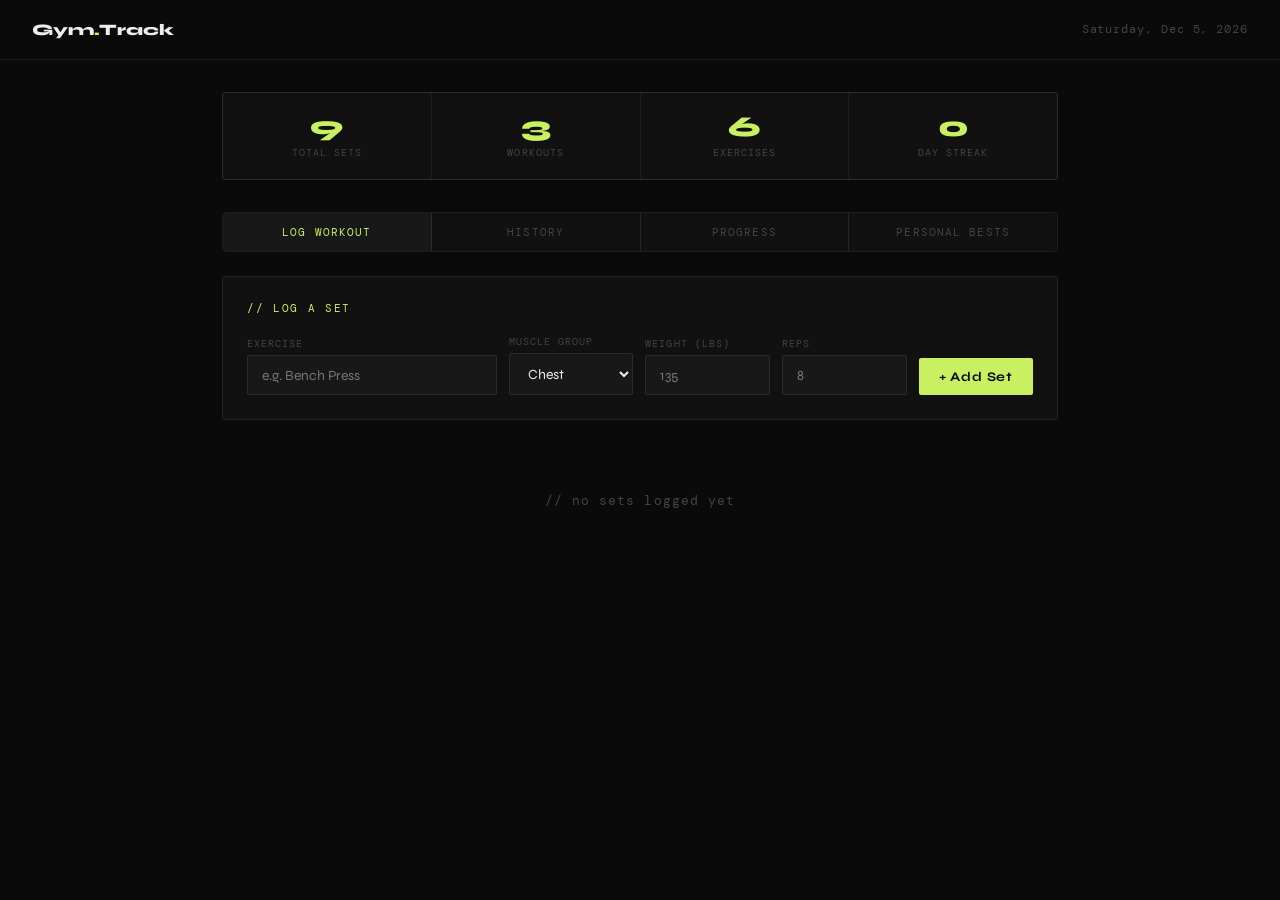
<file: gym-tracker.html>
<!DOCTYPE html>
<html lang="en">
<head>
<meta charset="UTF-8">
<meta name="viewport" content="width=device-width, initial-scale=1.0">
<title>Gym Workout Tracker</title>
<link rel="preconnect" href="https://fonts.googleapis.com">
<link href="https://fonts.googleapis.com/css2?family=Syne:wght@400;500;600;700;800&family=DM+Mono:wght@300;400;500&display=swap" rel="stylesheet">
<style>
  *, *::before, *::after { box-sizing: border-box; margin: 0; padding: 0; }
  :root {
    --bg: #0a0a0a; --bg2: #111; --bg3: #181818; --bg4: #1f1f1f;
    --border: rgba(255,255,255,0.08); --border-h: rgba(255,255,255,0.16);
    --text: #f0ede8; --text2: #888; --text3: #444;
    --accent: #c8f060; --red: #ff6b6b; --blue: #7dd4fc; --orange: #f4a261;
    --font: 'Syne', sans-serif; --mono: 'DM Mono', monospace;
  }
  body { background: var(--bg); color: var(--text); font-family: var(--font); min-height: 100vh; }

  header {
    border-bottom: 1px solid var(--border);
    padding: 1.25rem 2rem;
    display: flex; align-items: center; justify-content: space-between;
    position: sticky; top: 0; background: rgba(10,10,10,0.9);
    backdrop-filter: blur(12px); z-index: 100;
  }
  .logo { font-size: 1rem; font-weight: 800; letter-spacing: -0.01em; }
  .logo span { color: var(--accent); }
  .header-right { font-family: var(--mono); font-size: 0.72rem; color: var(--text3); letter-spacing: 0.08em; }

  .app { max-width: 900px; margin: 0 auto; padding: 2rem; }

  /* STATS BAR */
  .stats-bar {
    display: grid; grid-template-columns: repeat(4, 1fr);
    gap: 1px; background: var(--border);
    border: 1px solid var(--border); border-radius: 4px;
    overflow: hidden; margin-bottom: 2rem;
  }
  .stat { background: var(--bg2); padding: 1.25rem 1rem; text-align: center; }
  .stat-val { font-size: 1.8rem; font-weight: 800; color: var(--accent); line-height: 1; margin-bottom: 0.25rem; }
  .stat-lbl { font-family: var(--mono); font-size: 0.65rem; color: var(--text3); letter-spacing: 0.1em; text-transform: uppercase; }

  /* LOG FORM */
  .card {
    background: var(--bg2); border: 1px solid var(--border);
    border-radius: 4px; padding: 1.5rem; margin-bottom: 1.5rem;
  }
  .card-title {
    font-family: var(--mono); font-size: 0.7rem; letter-spacing: 0.15em;
    text-transform: uppercase; color: var(--accent); margin-bottom: 1.25rem;
  }
  .form-row { display: grid; grid-template-columns: 2fr 1fr 1fr 1fr auto; gap: 0.75rem; align-items: end; }
  .form-group { display: flex; flex-direction: column; gap: 0.35rem; }
  .form-group label { font-family: var(--mono); font-size: 0.65rem; letter-spacing: 0.1em; text-transform: uppercase; color: var(--text3); }
  .form-group input, .form-group select {
    background: var(--bg3); border: 1px solid var(--border);
    border-radius: 2px; padding: 0.65rem 0.875rem;
    color: var(--text); font-family: var(--font); font-size: 0.875rem;
    outline: none; transition: border-color 0.2s; width: 100%;
  }
  .form-group input:focus, .form-group select:focus { border-color: var(--accent); }
  .form-group select option { background: var(--bg3); }
  .btn-add {
    background: var(--accent); color: var(--bg);
    border: none; border-radius: 2px; padding: 0.65rem 1.25rem;
    font-family: var(--font); font-size: 0.82rem; font-weight: 700;
    letter-spacing: 0.06em; cursor: pointer; transition: opacity 0.2s;
    white-space: nowrap; height: fit-content;
  }
  .btn-add:hover { opacity: 0.85; }

  /* DATE GROUP */
  .date-group { margin-bottom: 1.5rem; }
  .date-label {
    font-family: var(--mono); font-size: 0.68rem; letter-spacing: 0.12em;
    text-transform: uppercase; color: var(--text3);
    padding: 0.5rem 0; border-bottom: 1px solid var(--border);
    margin-bottom: 0.75rem; display: flex; justify-content: space-between;
  }
  .date-label span { color: var(--accent); }

  /* EXERCISE ROW */
  .exercise-row {
    background: var(--bg2); border: 1px solid var(--border);
    border-radius: 4px; padding: 1rem 1.25rem;
    display: grid; grid-template-columns: 1fr auto;
    gap: 1rem; align-items: center; margin-bottom: 0.5rem;
    transition: border-color 0.2s;
  }
  .exercise-row:hover { border-color: var(--border-h); }
  .ex-left { display: flex; align-items: center; gap: 1rem; }
  .ex-muscle {
    font-family: var(--mono); font-size: 0.65rem; letter-spacing: 0.08em;
    padding: 0.2rem 0.6rem; border-radius: 2px; text-transform: uppercase;
    flex-shrink: 0;
  }
  .muscle-chest { background: rgba(200,240,96,0.1); color: var(--accent); border: 1px solid rgba(200,240,96,0.2); }
  .muscle-back { background: rgba(125,212,252,0.1); color: var(--blue); border: 1px solid rgba(125,212,252,0.2); }
  .muscle-legs { background: rgba(244,162,97,0.1); color: var(--orange); border: 1px solid rgba(244,162,97,0.2); }
  .muscle-shoulders { background: rgba(255,107,107,0.1); color: var(--red); border: 1px solid rgba(255,107,107,0.2); }
  .muscle-arms { background: rgba(200,240,96,0.07); color: #a8d44a; border: 1px solid rgba(200,240,96,0.15); }
  .muscle-core { background: rgba(125,212,252,0.07); color: #5ab8e8; border: 1px solid rgba(125,212,252,0.15); }
  .muscle-cardio { background: rgba(255,107,107,0.07); color: #e05a5a; border: 1px solid rgba(255,107,107,0.15); }
  .ex-name { font-size: 0.95rem; font-weight: 600; }
  .ex-stats { display: flex; gap: 1.5rem; }
  .ex-stat { font-family: var(--mono); font-size: 0.75rem; color: var(--text2); }
  .ex-stat strong { color: var(--text); font-style: normal; }
  .ex-right { display: flex; align-items: center; gap: 0.75rem; }
  .btn-del {
    background: none; border: 1px solid var(--border); border-radius: 2px;
    color: var(--text3); font-size: 0.75rem; padding: 0.3rem 0.6rem;
    cursor: pointer; transition: all 0.2s; font-family: var(--mono);
  }
  .btn-del:hover { border-color: var(--red); color: var(--red); }

  .empty-state {
    text-align: center; padding: 3rem;
    font-family: var(--mono); font-size: 0.8rem; color: var(--text3);
    letter-spacing: 0.08em;
  }

  /* TABS */
  .tabs { display: flex; gap: 0; margin-bottom: 1.5rem; border: 1px solid var(--border); border-radius: 4px; overflow: hidden; }
  .tab {
    flex: 1; padding: 0.75rem; text-align: center;
    font-family: var(--mono); font-size: 0.7rem; letter-spacing: 0.1em;
    text-transform: uppercase; cursor: pointer; background: var(--bg2);
    color: var(--text3); border: none; transition: all 0.2s;
    border-right: 1px solid var(--border);
  }
  .tab:last-child { border-right: none; }
  .tab.active { background: var(--bg3); color: var(--accent); }
  .tab:hover:not(.active) { color: var(--text2); }

  .panel { display: none; }
  .panel.active { display: block; }

  /* PROGRESS CHART */
  .progress-select { margin-bottom: 1rem; }
  .chart-wrap { background: var(--bg2); border: 1px solid var(--border); border-radius: 4px; padding: 1.5rem; }
  .chart-title { font-family: var(--mono); font-size: 0.7rem; color: var(--text3); letter-spacing: 0.1em; text-transform: uppercase; margin-bottom: 1.25rem; }
  canvas { width: 100% !important; }

  /* PERSONAL BESTS */
  .pb-grid { display: grid; grid-template-columns: repeat(auto-fill, minmax(180px, 1fr)); gap: 0.75rem; }
  .pb-card {
    background: var(--bg2); border: 1px solid var(--border); border-radius: 4px;
    padding: 1.25rem; transition: border-color 0.2s;
  }
  .pb-card:hover { border-color: var(--border-h); }
  .pb-exercise { font-size: 0.82rem; font-weight: 600; margin-bottom: 0.35rem; }
  .pb-weight { font-size: 1.5rem; font-weight: 800; color: var(--accent); line-height: 1; }
  .pb-meta { font-family: var(--mono); font-size: 0.65rem; color: var(--text3); margin-top: 0.25rem; }

  @media (max-width: 640px) {
    .form-row { grid-template-columns: 1fr 1fr; }
    .stats-bar { grid-template-columns: repeat(2,1fr); }
    .ex-stats { flex-wrap: wrap; gap: 0.5rem; }
  }
</style>
</head>
<body>

<header>
  <div class="logo">Gym<span>.</span>Track</div>
  <div class="header-right" id="today-date"></div>
</header>

<div class="app">

  <!-- STATS -->
  <div class="stats-bar">
    <div class="stat"><div class="stat-val" id="stat-total">0</div><div class="stat-lbl">Total Sets</div></div>
    <div class="stat"><div class="stat-val" id="stat-workouts">0</div><div class="stat-lbl">Workouts</div></div>
    <div class="stat"><div class="stat-val" id="stat-exercises">0</div><div class="stat-lbl">Exercises</div></div>
    <div class="stat"><div class="stat-val" id="stat-streak">0</div><div class="stat-lbl">Day Streak</div></div>
  </div>

  <!-- TABS -->
  <div class="tabs">
    <button class="tab active" onclick="switchTab('log')">Log Workout</button>
    <button class="tab" onclick="switchTab('history')">History</button>
    <button class="tab" onclick="switchTab('progress')">Progress</button>
    <button class="tab" onclick="switchTab('pbs')">Personal Bests</button>
  </div>

  <!-- LOG TAB -->
  <div class="panel active" id="panel-log">
    <div class="card">
      <div class="card-title">// Log a set</div>
      <div class="form-row">
        <div class="form-group">
          <label>Exercise</label>
          <input type="text" id="ex-name" placeholder="e.g. Bench Press" list="exercise-list">
          <datalist id="exercise-list">
            <option value="Bench Press"><option value="Squat"><option value="Deadlift">
            <option value="Overhead Press"><option value="Pull Up"><option value="Barbell Row">
            <option value="Incline Bench"><option value="Leg Press"><option value="Lat Pulldown">
            <option value="Bicep Curl"><option value="Tricep Pushdown"><option value="Plank">
            <option value="Running"><option value="Dumbbell Fly"><option value="Romanian Deadlift">
          </datalist>
        </div>
        <div class="form-group">
          <label>Muscle Group</label>
          <select id="ex-muscle">
            <option value="chest">Chest</option>
            <option value="back">Back</option>
            <option value="legs">Legs</option>
            <option value="shoulders">Shoulders</option>
            <option value="arms">Arms</option>
            <option value="core">Core</option>
            <option value="cardio">Cardio</option>
          </select>
        </div>
        <div class="form-group">
          <label>Weight (lbs)</label>
          <input type="number" id="ex-weight" placeholder="135" min="0">
        </div>
        <div class="form-group">
          <label>Reps</label>
          <input type="number" id="ex-reps" placeholder="8" min="1">
        </div>
        <button class="btn-add" onclick="addSet()">+ Add Set</button>
      </div>
    </div>

    <div id="today-log"></div>
  </div>

  <!-- HISTORY TAB -->
  <div class="panel" id="panel-history">
    <div id="history-log"></div>
  </div>

  <!-- PROGRESS TAB -->
  <div class="panel" id="panel-progress">
    <div class="card">
      <div class="card-title">// Weight progress over time</div>
      <div class="form-group progress-select">
        <label>Select Exercise</label>
        <select id="progress-exercise" onchange="renderChart()">
          <option value="">-- choose --</option>
        </select>
      </div>
      <div class="chart-wrap">
        <canvas id="progress-chart" height="200"></canvas>
      </div>
    </div>
  </div>

  <!-- PBS TAB -->
  <div class="panel" id="panel-pbs">
    <div class="card">
      <div class="card-title">// Personal bests — heaviest weight per exercise</div>
      <div class="pb-grid" id="pb-grid"></div>
    </div>
  </div>

</div>

<script>
  const TODAY = new Date().toLocaleDateString('en-CA');
  document.getElementById('today-date').textContent = new Date().toLocaleDateString('en-US', {weekday:'long', month:'short', day:'numeric', year:'numeric'});

  let data = JSON.parse(localStorage.getItem('gymdata') || '[]');
  // seed some sample data if empty
  if (data.length === 0) {
    const days = [
      new Date(Date.now() - 86400000*4).toLocaleDateString('en-CA'),
      new Date(Date.now() - 86400000*2).toLocaleDateString('en-CA'),
      new Date(Date.now() - 86400000).toLocaleDateString('en-CA'),
    ];
    data = [
      {id:1, date:days[0], name:'Bench Press', muscle:'chest', weight:135, reps:8},
      {id:2, date:days[0], name:'Bench Press', muscle:'chest', weight:135, reps:8},
      {id:3, date:days[0], name:'Incline Bench', muscle:'chest', weight:115, reps:10},
      {id:4, date:days[1], name:'Squat', muscle:'legs', weight:185, reps:5},
      {id:5, date:days[1], name:'Squat', muscle:'legs', weight:185, reps:5},
      {id:6, date:days[1], name:'Leg Press', muscle:'legs', weight:250, reps:12},
      {id:7, date:days[2], name:'Bench Press', muscle:'chest', weight:145, reps:6},
      {id:8, date:days[2], name:'Pull Up', muscle:'back', weight:0, reps:10},
      {id:9, date:days[2], name:'Barbell Row', muscle:'back', weight:135, reps:8},
    ];
    save();
  }

  function save() { localStorage.setItem('gymdata', JSON.stringify(data)); }

  function addSet() {
    const name = document.getElementById('ex-name').value.trim();
    const muscle = document.getElementById('ex-muscle').value;
    const weight = parseFloat(document.getElementById('ex-weight').value) || 0;
    const reps = parseInt(document.getElementById('ex-reps').value);
    if (!name || !reps) { alert('Please enter exercise name and reps.'); return; }
    data.push({ id: Date.now(), date: TODAY, name, muscle, weight, reps });
    save();
    document.getElementById('ex-name').value = '';
    document.getElementById('ex-weight').value = '';
    document.getElementById('ex-reps').value = '';
    render();
  }

  function deleteSet(id) {
    data = data.filter(s => s.id !== id);
    save(); render();
  }

  function muscleClass(m) { return 'muscle-' + m; }

  function renderSets(sets, container) {
    if (!sets.length) { container.innerHTML = '<div class="empty-state">// no sets logged yet</div>'; return; }
    const byDate = {};
    sets.forEach(s => { if (!byDate[s.date]) byDate[s.date] = []; byDate[s.date].push(s); });
    const dates = Object.keys(byDate).sort((a,b) => b.localeCompare(a));
    container.innerHTML = dates.map(date => {
      const label = date === TODAY ? 'Today' : new Date(date + 'T12:00:00').toLocaleDateString('en-US',{weekday:'long',month:'short',day:'numeric'});
      return `<div class="date-group">
        <div class="date-label">${label} <span>${byDate[date].length} sets</span></div>
        ${byDate[date].map(s => `
          <div class="exercise-row">
            <div class="ex-left">
              <span class="ex-muscle ${muscleClass(s.muscle)}">${s.muscle}</span>
              <span class="ex-name">${s.name}</span>
            </div>
            <div class="ex-right">
              <div class="ex-stats">
                <div class="ex-stat"><strong>${s.weight > 0 ? s.weight + ' lbs' : 'BW'}</strong></div>
                <div class="ex-stat"><strong>${s.reps}</strong> reps</div>
                <div class="ex-stat" style="color:var(--accent)">${s.weight > 0 ? Math.round(s.weight * s.reps * 0.0333 + s.weight) + ' 1RM' : ''}</div>
              </div>
              <button class="btn-del" onclick="deleteSet(${s.id})">✕</button>
            </div>
          </div>`).join('')}
      </div>`;
    }).join('');
  }

  function renderStats() {
    const workoutDays = [...new Set(data.map(s => s.date))];
    document.getElementById('stat-total').textContent = data.length;
    document.getElementById('stat-workouts').textContent = workoutDays.length;
    document.getElementById('stat-exercises').textContent = [...new Set(data.map(s => s.name))].length;
    // streak
    let streak = 0;
    const sorted = workoutDays.sort((a,b) => b.localeCompare(a));
    let check = TODAY;
    for (const d of sorted) {
      if (d === check) { streak++; const dt = new Date(check + 'T12:00:00'); dt.setDate(dt.getDate()-1); check = dt.toLocaleDateString('en-CA'); }
      else break;
    }
    document.getElementById('stat-streak').textContent = streak;
  }

  function renderPBs() {
    const pbs = {};
    data.filter(s => s.weight > 0).forEach(s => {
      if (!pbs[s.name] || s.weight > pbs[s.name].weight) pbs[s.name] = s;
    });
    const grid = document.getElementById('pb-grid');
    const entries = Object.values(pbs).sort((a,b) => b.weight - a.weight);
    if (!entries.length) { grid.innerHTML = '<div class="empty-state">// no data yet</div>'; return; }
    grid.innerHTML = entries.map(s => `
      <div class="pb-card">
        <div class="pb-exercise">${s.name}</div>
        <div class="pb-weight">${s.weight}<span style="font-size:1rem;color:var(--text2)"> lbs</span></div>
        <div class="pb-meta">${s.reps} reps · ${s.date}</div>
      </div>`).join('');
  }

  function renderChart() {
    const ex = document.getElementById('progress-exercise').value;
    const canvas = document.getElementById('progress-chart');
    const ctx = canvas.getContext('2d');
    const sets = data.filter(s => s.name === ex && s.weight > 0).sort((a,b) => a.date.localeCompare(b.date));
    const W = canvas.parentElement.offsetWidth - 48;
    canvas.width = W; canvas.height = 200;
    ctx.clearRect(0, 0, W, 200);
    if (!sets.length || !ex) {
      ctx.fillStyle = '#444'; ctx.font = '12px DM Mono, monospace';
      ctx.fillText('Select an exercise to view progress', 20, 100); return;
    }
    const weights = sets.map(s => s.weight);
    const min = Math.min(...weights) * 0.9, max = Math.max(...weights) * 1.05;
    const pad = { t:20, r:20, b:40, l:50 };
    const cw = W - pad.l - pad.r, ch = 200 - pad.t - pad.b;
    const x = i => pad.l + (i / (sets.length - 1 || 1)) * cw;
    const y = v => pad.t + ch - ((v - min) / (max - min || 1)) * ch;
    // grid lines
    ctx.strokeStyle = 'rgba(255,255,255,0.05)'; ctx.lineWidth = 1;
    for (let i = 0; i <= 4; i++) {
      const yy = pad.t + (ch / 4) * i;
      ctx.beginPath(); ctx.moveTo(pad.l, yy); ctx.lineTo(pad.l + cw, yy); ctx.stroke();
      const val = Math.round(max - ((max - min) / 4) * i);
      ctx.fillStyle = '#444'; ctx.font = '10px DM Mono, monospace'; ctx.textAlign = 'right';
      ctx.fillText(val + ' lbs', pad.l - 6, yy + 4);
    }
    // line
    ctx.beginPath(); ctx.strokeStyle = '#c8f060'; ctx.lineWidth = 2;
    sets.forEach((s, i) => { i === 0 ? ctx.moveTo(x(i), y(s.weight)) : ctx.lineTo(x(i), y(s.weight)); });
    ctx.stroke();
    // fill
    ctx.beginPath(); ctx.fillStyle = 'rgba(200,240,96,0.08)';
    sets.forEach((s, i) => { i === 0 ? ctx.moveTo(x(i), y(s.weight)) : ctx.lineTo(x(i), y(s.weight)); });
    ctx.lineTo(x(sets.length-1), pad.t + ch); ctx.lineTo(x(0), pad.t + ch); ctx.closePath(); ctx.fill();
    // dots
    sets.forEach((s, i) => {
      ctx.beginPath(); ctx.arc(x(i), y(s.weight), 4, 0, Math.PI * 2);
      ctx.fillStyle = '#c8f060'; ctx.fill();
      ctx.fillStyle = '#f0ede8'; ctx.font = '10px DM Mono, monospace'; ctx.textAlign = 'center';
      ctx.fillText(s.weight, x(i), y(s.weight) - 10);
    });
    // x labels
    sets.forEach((s, i) => {
      ctx.fillStyle = '#444'; ctx.font = '9px DM Mono, monospace'; ctx.textAlign = 'center';
      const d = new Date(s.date + 'T12:00:00');
      ctx.fillText((d.getMonth()+1)+'/'+d.getDate(), x(i), pad.t + ch + 18);
    });
  }

  function populateProgressSelect() {
    const sel = document.getElementById('progress-exercise');
    const exercises = [...new Set(data.filter(s=>s.weight>0).map(s=>s.name))].sort();
    sel.innerHTML = '<option value="">-- choose --</option>' + exercises.map(e => `<option value="${e}">${e}</option>`).join('');
  }

  function render() {
    renderStats();
    renderSets(data.filter(s => s.date === TODAY), document.getElementById('today-log'));
    renderSets(data.filter(s => s.date !== TODAY), document.getElementById('history-log'));
    renderPBs();
    populateProgressSelect();
    renderChart();
  }

  function switchTab(name) {
    document.querySelectorAll('.tab').forEach((t,i) => t.classList.remove('active'));
    document.querySelectorAll('.panel').forEach(p => p.classList.remove('active'));
    const tabs = ['log','history','progress','pbs'];
    document.querySelectorAll('.tab')[tabs.indexOf(name)].classList.add('active');
    document.getElementById('panel-' + name).classList.add('active');
    if (name === 'progress') renderChart();
  }

  render();
</script>
</body>
</html>
</file>
